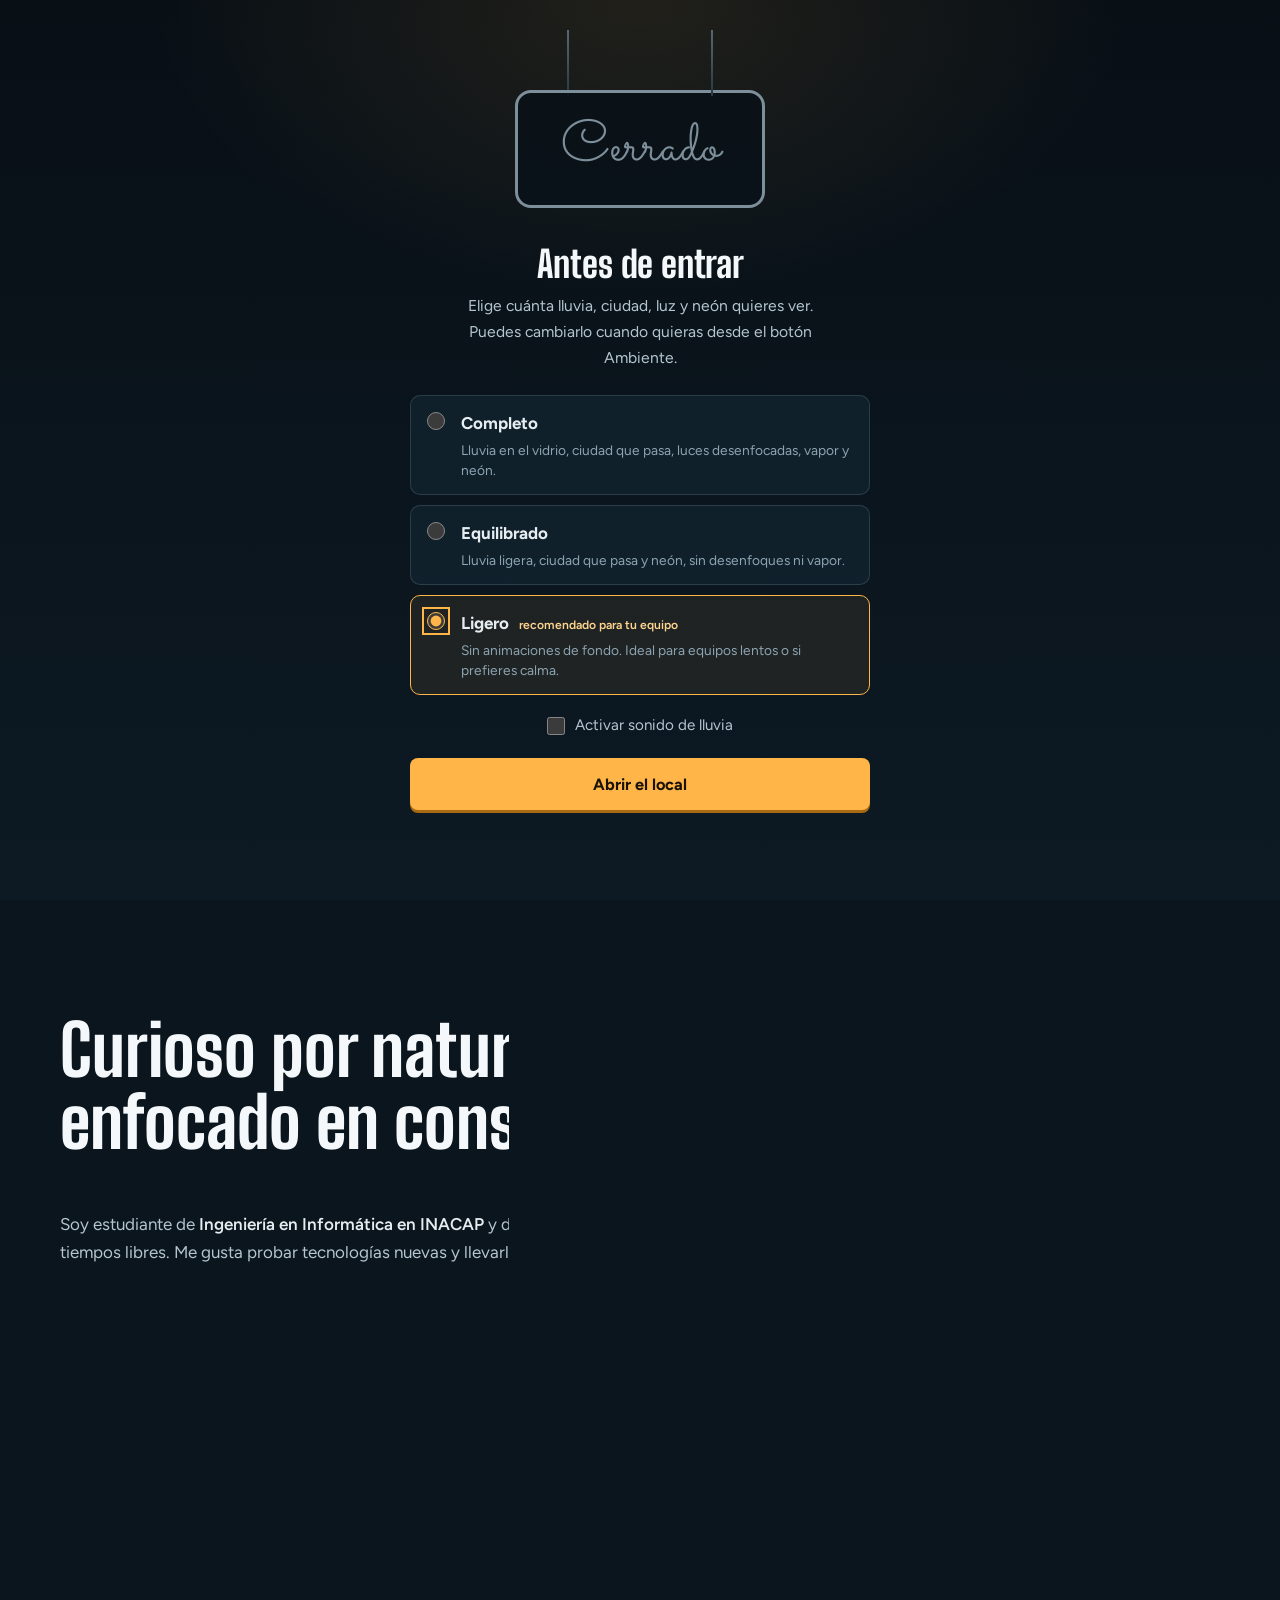
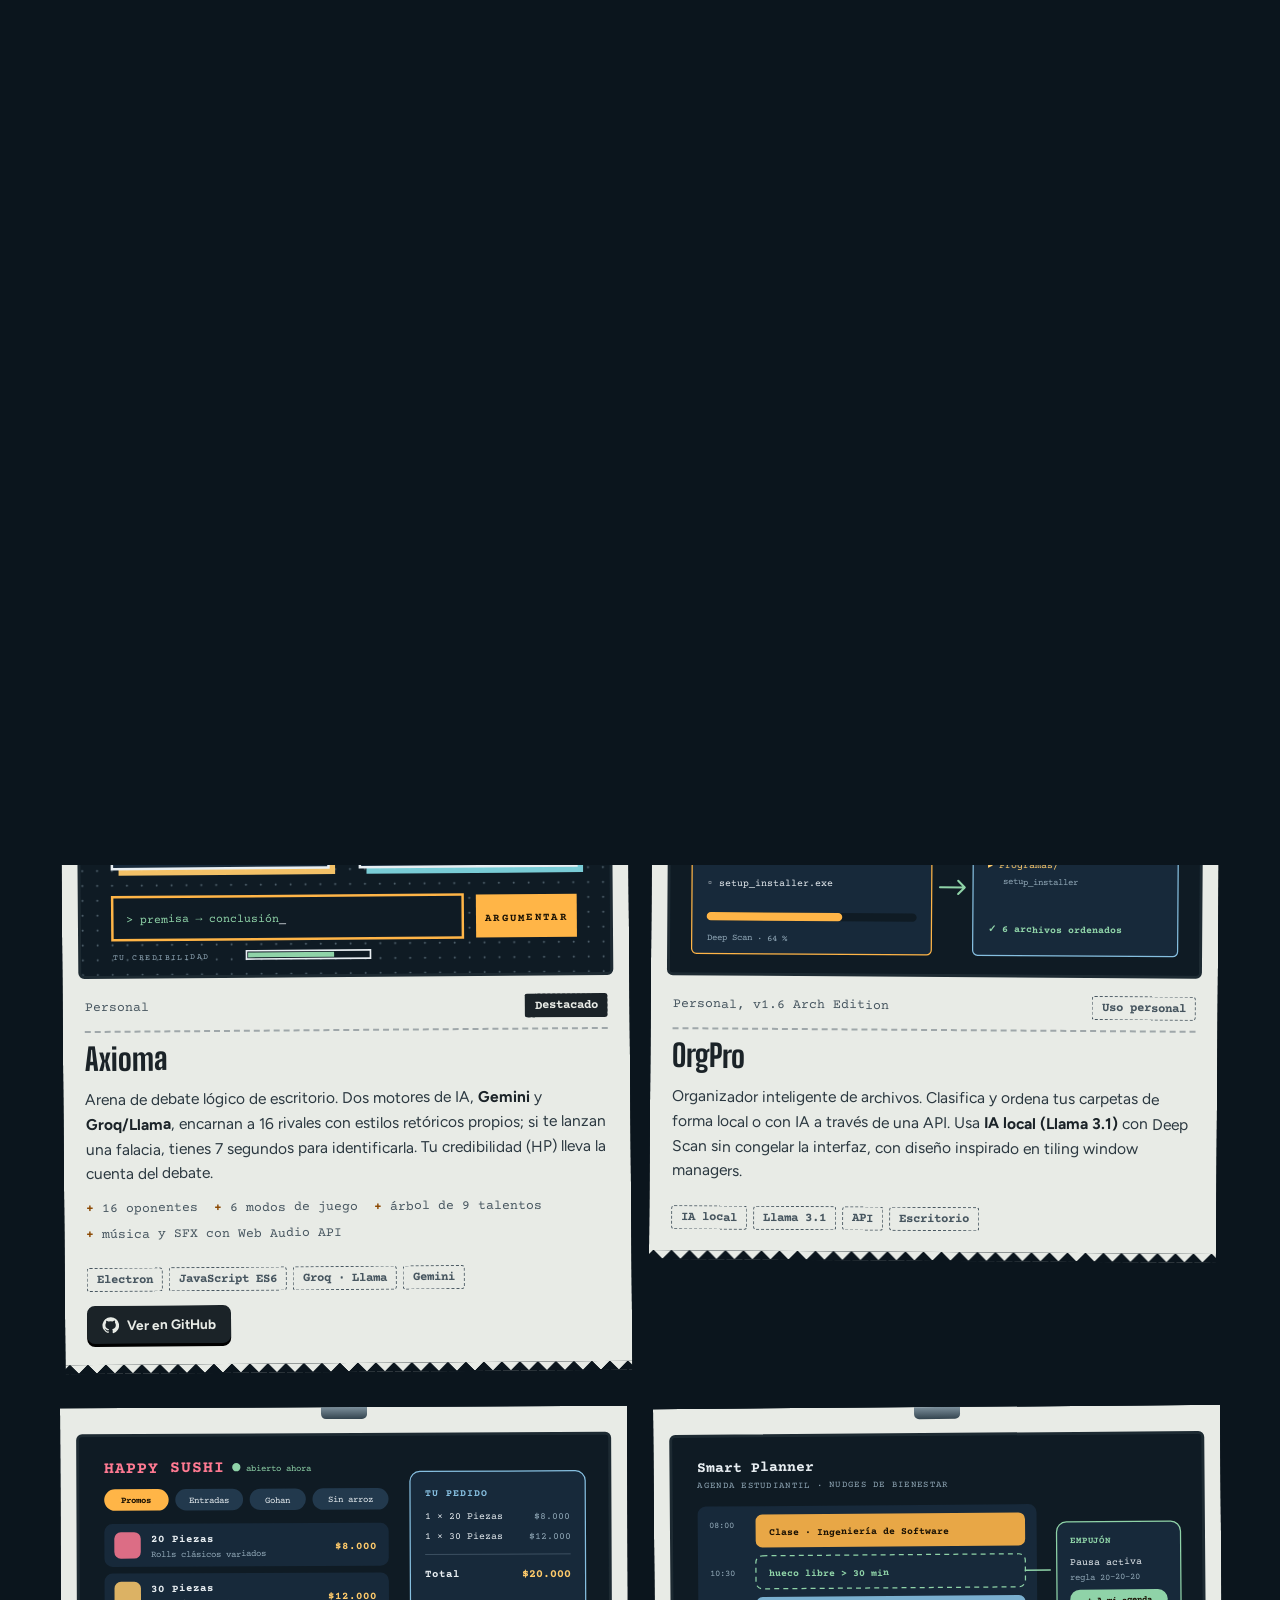
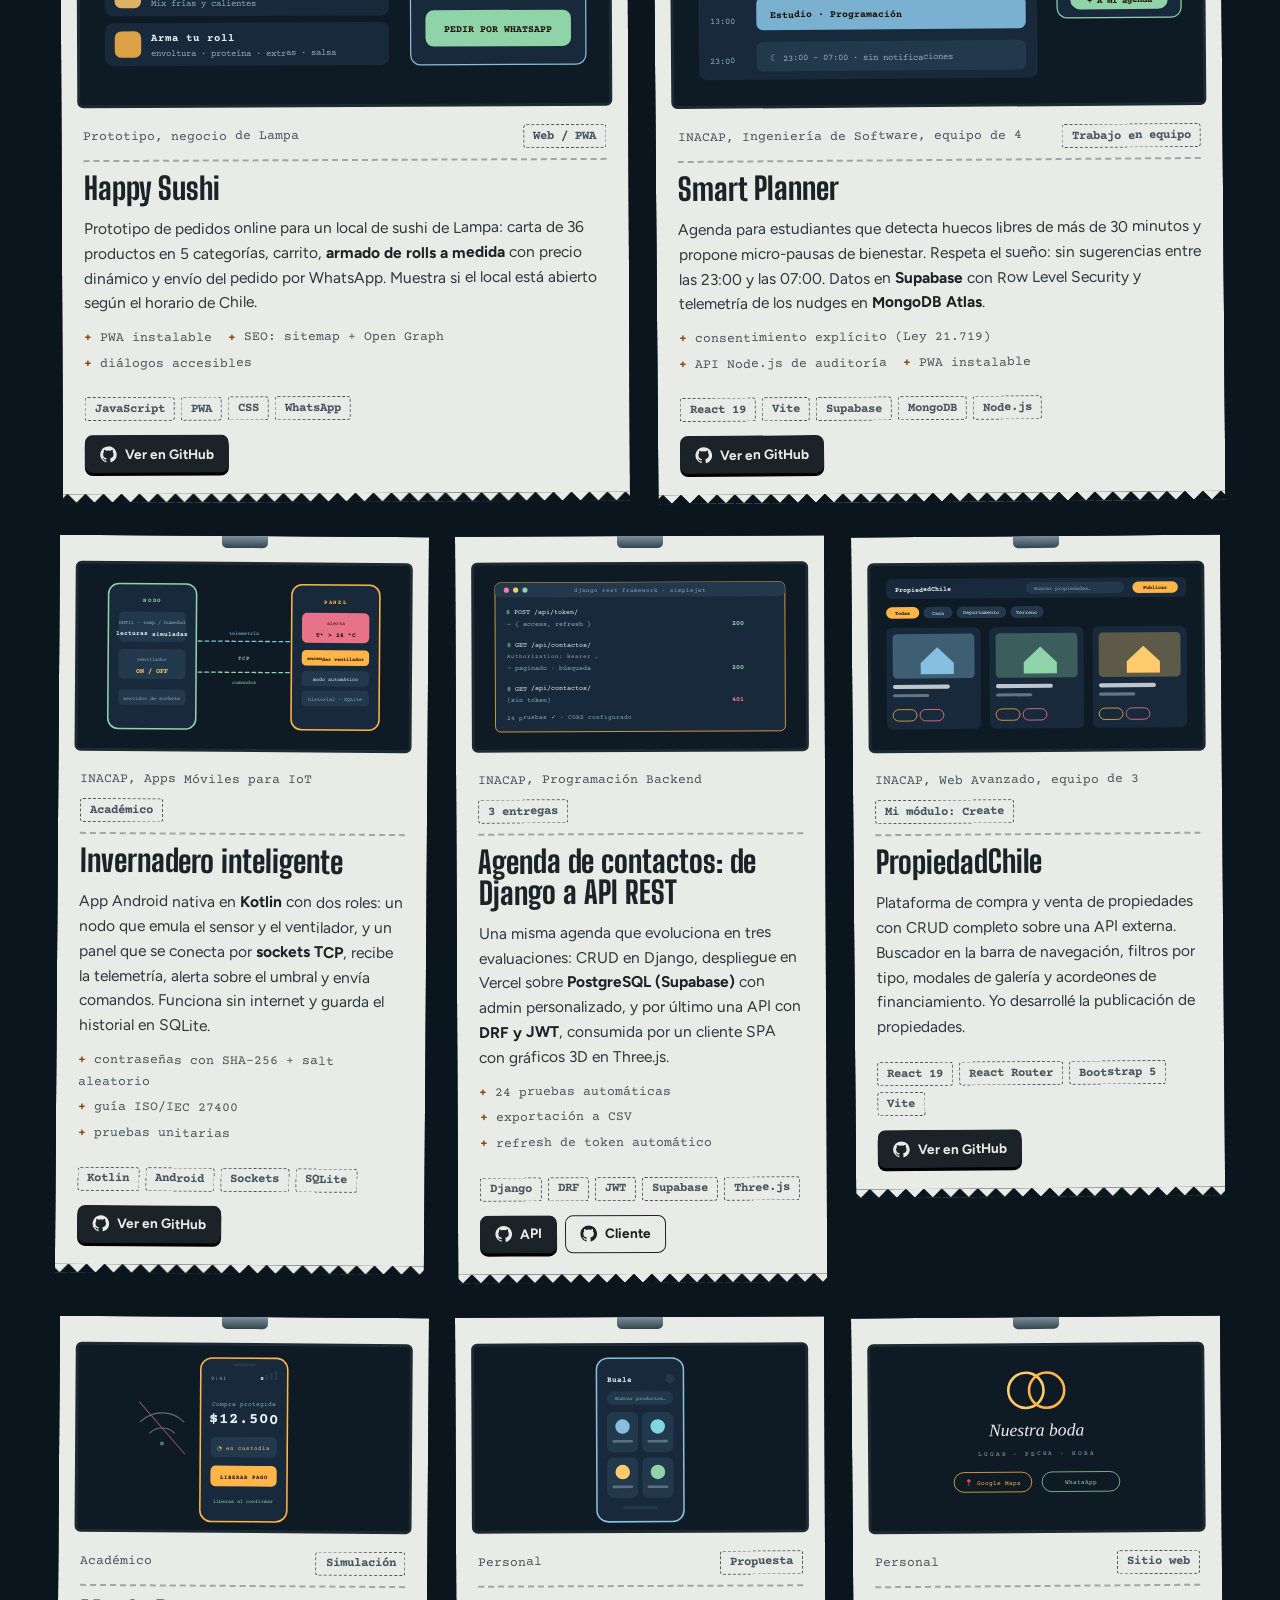
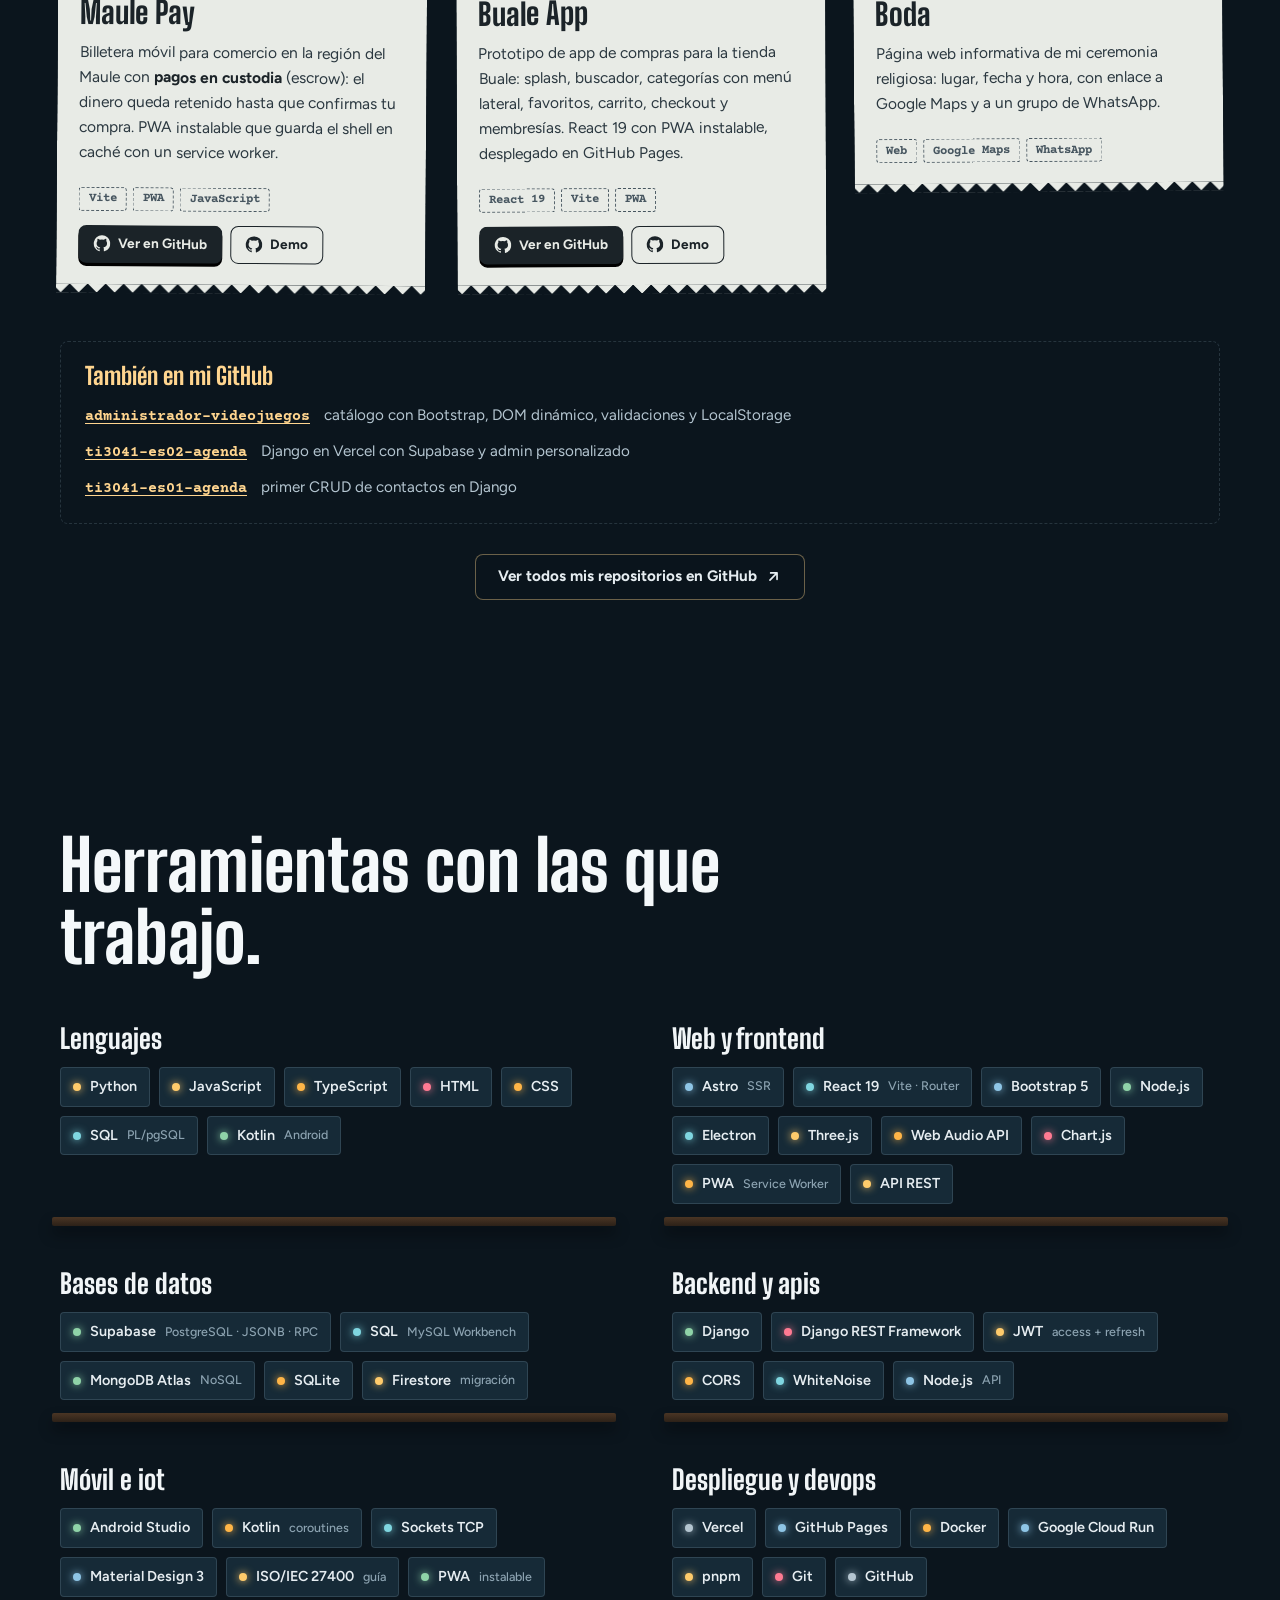
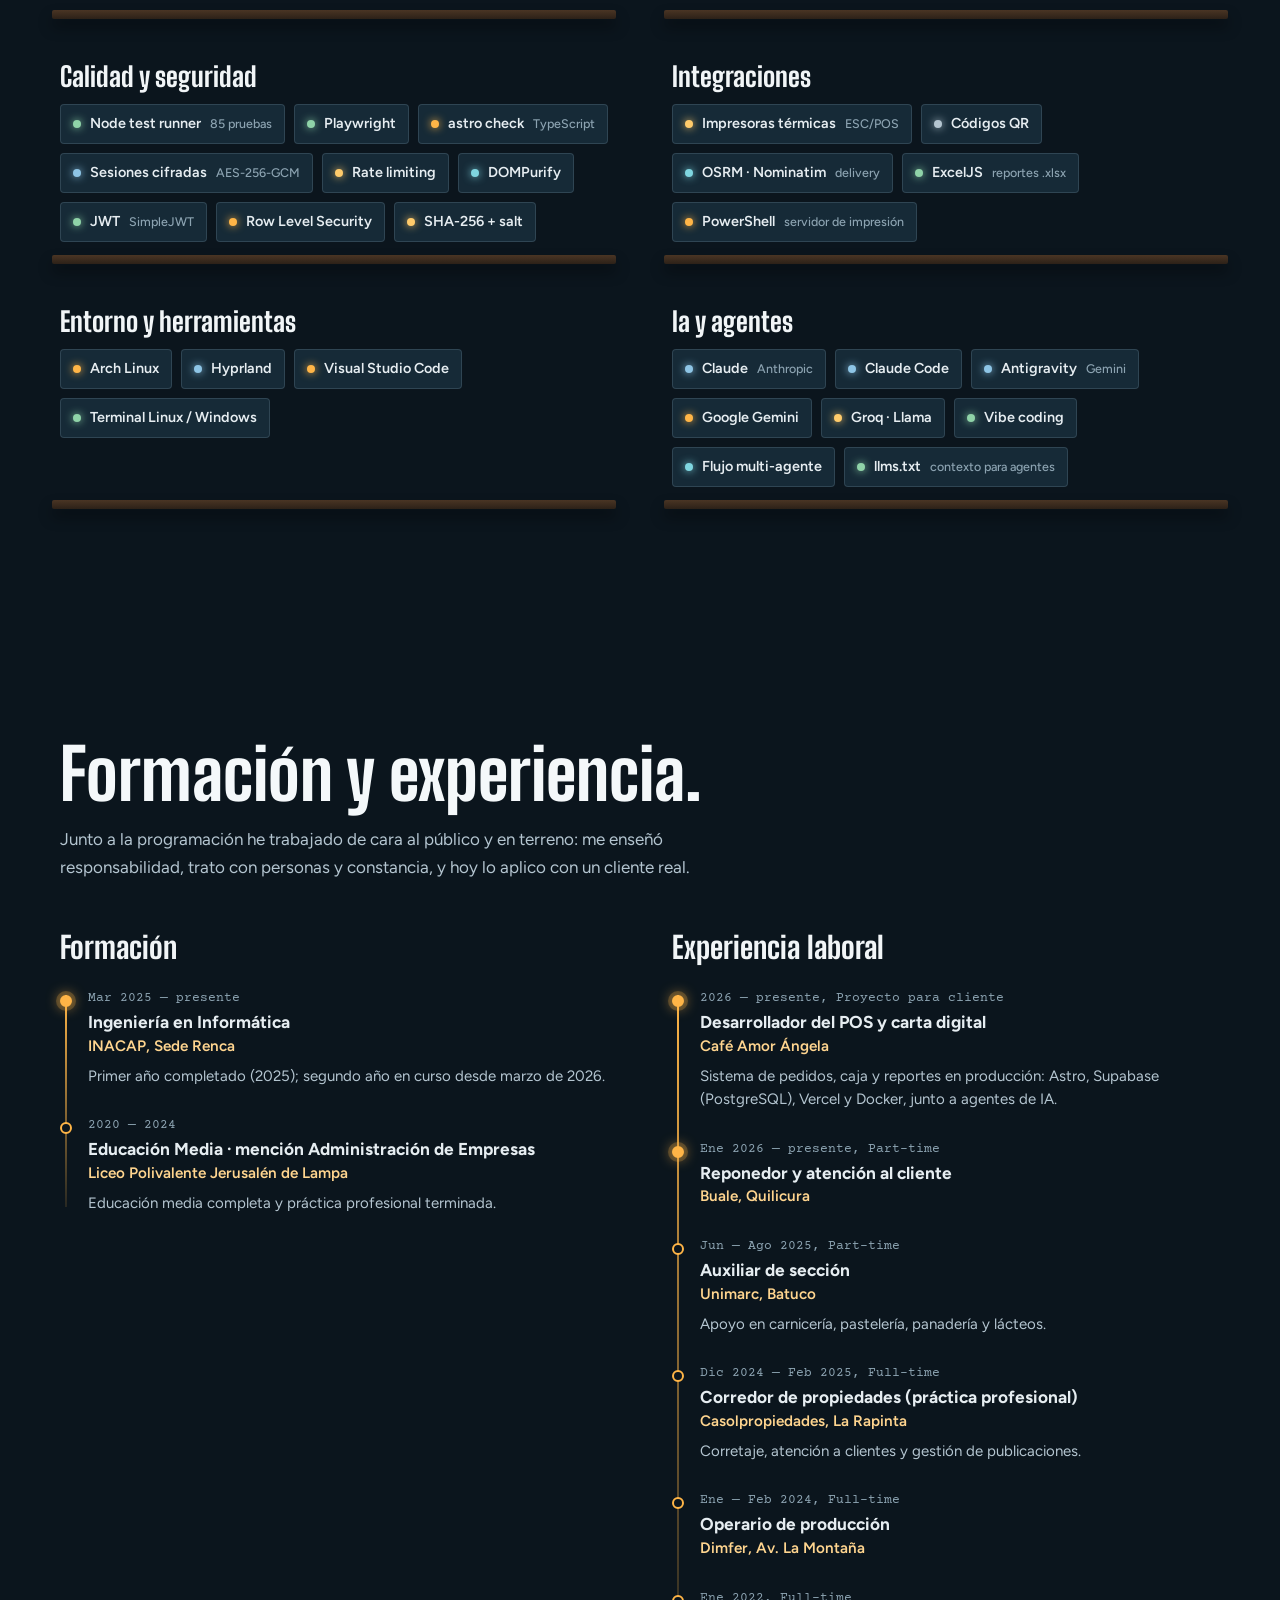
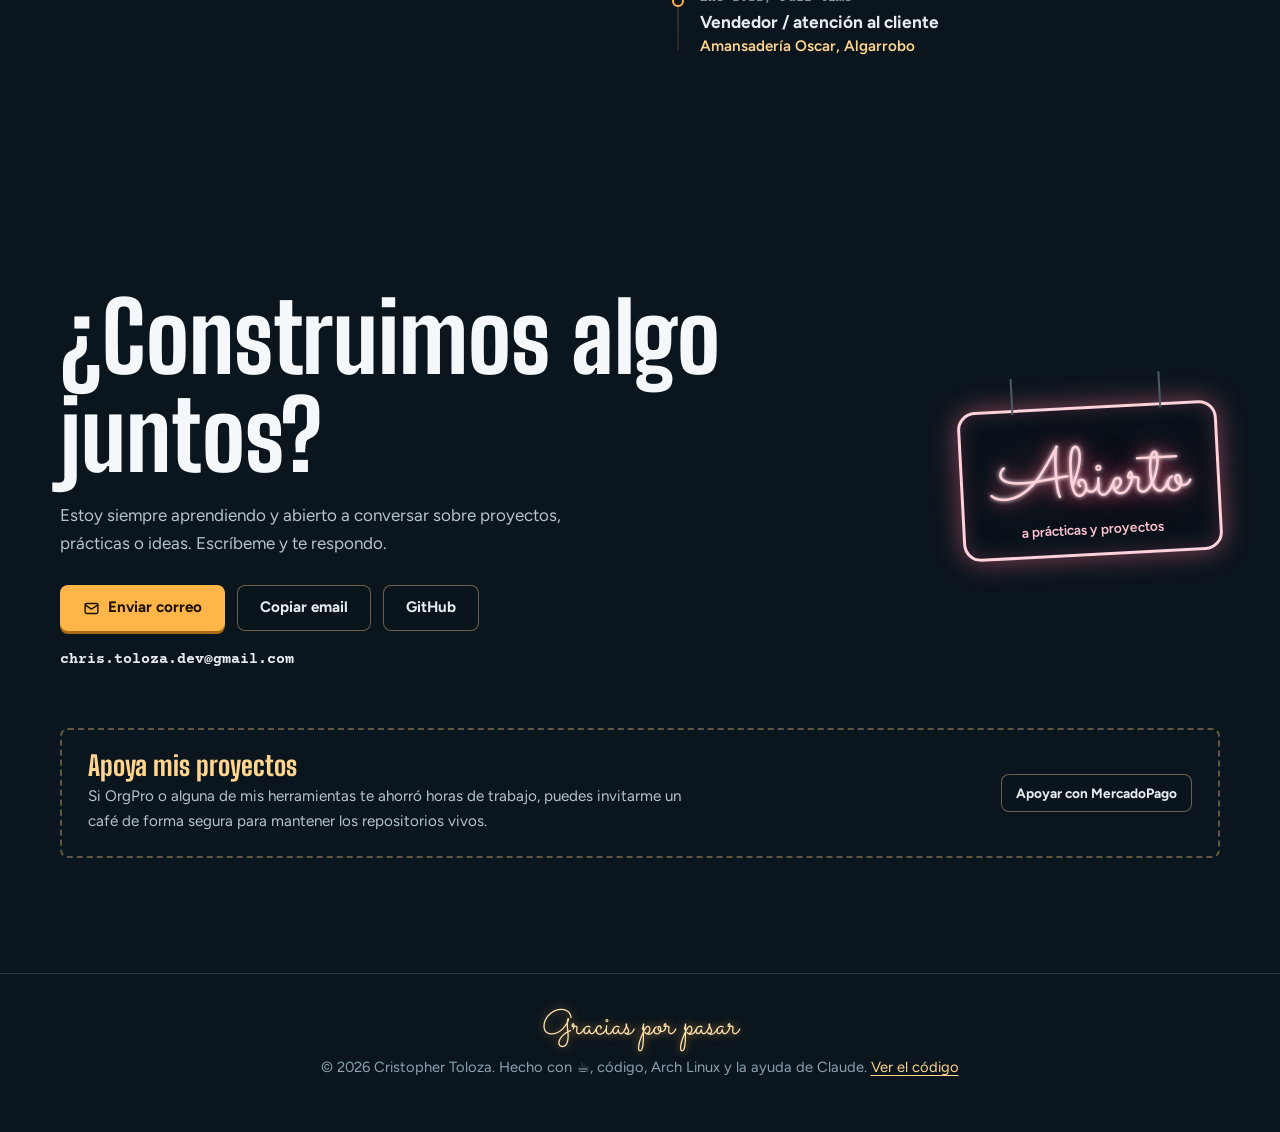
<file: index.html>
<!DOCTYPE html>
<html lang="es">
<head>
  <meta charset="UTF-8">
  <meta name="viewport" content="width=device-width, initial-scale=1">
  <title>Cristopher “Chris” Toloza — Desarrollador · Ingeniería en Informática</title>
  <meta name="description" content="Portafolio de Cristopher “Chris” Toloza, estudiante de Ingeniería en Informática en Chile. Sistemas web, apps de escritorio y móviles con IA y agentes: un POS en producción para un café (Astro + Supabase), una API REST con Django, una app Android IoT, Axioma y más.">
  <meta name="author" content="Cristopher Toloza">
  <link rel="canonical" href="https://itschrispj.github.io/">
  <meta name="theme-color" content="#0b151d">

  <!-- Open Graph / Twitter -->
  <meta property="og:type" content="website">
  <meta property="og:locale" content="es_CL">
  <meta property="og:title" content="Chris Toloza — Desarrollador">
  <meta property="og:description" content="Sistemas con IA y agentes, Astro, Supabase y mucho Linux. Pasa a ver mis proyectos.">
  <meta property="og:url" content="https://itschrispj.github.io/">
  <meta property="og:image" content="https://itschrispj.github.io/assets/og.png">
  <meta property="og:image:width" content="1200">
  <meta property="og:image:height" content="630">
  <meta name="twitter:card" content="summary_large_image">

  <link rel="icon" href="favicon.svg" type="image/svg+xml">
  <link rel="preload" href="assets/fonts/sacramento-latin-400-normal.woff2" as="font" type="font/woff2" crossorigin>
  <link rel="preload" href="assets/fonts/big-shoulders-display-latin-wght-normal.woff2" as="font" type="font/woff2" crossorigin>
  <link rel="preload" href="assets/fonts/figtree-latin-wght-normal.woff2" as="font" type="font/woff2" crossorigin>
  <link rel="stylesheet" href="assets/css/style.css">

  <!-- Marca el estado antes de pintar: sin parpadeos y sin repetir la entrada en la misma sesión -->
  <script>
    (function () {
      var d = document.documentElement;
      d.classList.add("js");
      try { if (sessionStorage.getItem("abierto") === "1") d.classList.add("entered"); } catch (e) {}
    })();
  </script>

  <script type="application/ld+json">
  {
    "@context": "https://schema.org",
    "@type": "Person",
    "name": "Cristopher Ismael Toloza González",
    "alternateName": "Chris Toloza",
    "url": "https://itschrispj.github.io/",
    "sameAs": ["https://github.com/ItsChrisPJ"],
    "knowsAbout": ["Python", "JavaScript", "TypeScript", "Kotlin", "HTML", "CSS", "React", "Django", "Astro", "Node.js", "PostgreSQL", "Supabase", "MongoDB", "Android", "IoT", "Docker", "Vercel", "Inteligencia artificial", "Claude", "Agentes de IA", "Linux"],
    "alumniOf": { "@type": "CollegeOrUniversity", "name": "INACAP" },
    "nationality": "Chile"
  }
  </script>
</head>

<body>
  <a class="skip-link" href="#contenido">Saltar al contenido</a>

  <!-- ===================== ESCENA DE FONDO ===================== -->
  <div class="scene" aria-hidden="true">
    <div class="bokeh">
      <i style="--x:6%;--y:10%;--s:150px;--c:255,181,71;--a:.2;--t:21s;--dl:-4s"></i>
      <i style="--x:22%;--y:34%;--s:90px;--c:255,111,142;--a:.17;--t:17s;--dl:-9s"></i>
      <i style="--x:38%;--y:6%;--s:110px;--c:142,197,230;--a:.14;--t:25s;--dl:-2s"></i>
      <i style="--x:55%;--y:26%;--s:170px;--c:255,181,71;--a:.14;--t:23s;--dl:-12s"></i>
      <i style="--x:71%;--y:8%;--s:100px;--c:255,111,142;--a:.15;--t:19s;--dl:-6s"></i>
      <i style="--x:84%;--y:38%;--s:130px;--c:255,181,71;--a:.17;--t:27s;--dl:-1s"></i>
      <i style="--x:92%;--y:12%;--s:80px;--c:142,197,230;--a:.16;--t:18s;--dl:-10s"></i>
      <i style="--x:46%;--y:52%;--s:70px;--c:255,213,143;--a:.12;--t:22s;--dl:-7s"></i>
    </div>
    <div id="sky" aria-hidden="true"></div>
    <canvas id="city"></canvas>
    <div class="steam"></div>
    <canvas id="rain"></canvas>
  </div>

  <!-- ===================== ENTRADA ===================== -->
  <div class="intro" id="intro" role="dialog" aria-modal="true" aria-labelledby="intro-title">
    <div class="intro-box">
      <div class="door-sign" aria-hidden="true">
        <div class="sign-body">
          <div class="face closed">Cerrado</div>
          <div class="face open">Abierto</div>
        </div>
      </div>
      <h2 id="intro-title">Antes de entrar</h2>
      <p class="lede">Elige cuánta lluvia, ciudad, luz y neón quieres ver. Puedes cambiarlo cuando quieras desde el botón Ambiente.</p>
      <form id="intro-form">
        <fieldset class="mode-list">
          <legend>Ambiente</legend>
          <label class="mode"><input type="radio" name="intro-mode" data-mode="high"><b>Completo <em data-rec="high" hidden>recomendado para tu equipo</em></b><small>Lluvia en el vidrio, ciudad que pasa, luces desenfocadas, vapor y neón.</small></label>
          <label class="mode"><input type="radio" name="intro-mode" data-mode="balanced"><b>Equilibrado <em data-rec="balanced" hidden>recomendado para tu equipo</em></b><small>Lluvia ligera, ciudad que pasa y neón, sin desenfoques ni vapor.</small></label>
          <label class="mode"><input type="radio" name="intro-mode" data-mode="low"><b>Ligero <em data-rec="low" hidden>recomendado para tu equipo</em></b><small>Sin animaciones de fondo. Ideal para equipos lentos o si prefieres calma.</small></label>
        </fieldset>
        <label class="check"><input type="checkbox" data-fx="sound"> Activar sonido de lluvia</label>
        <button class="btn" type="submit">Abrir el local</button>
      </form>
    </div>
  </div>

  <div class="progress" id="progress" aria-hidden="true"></div>

  <!-- ===================== BARRA ===================== -->
  <header class="bar" role="banner">
    <a class="brand" href="#inicio" aria-label="Chris Toloza, ir al inicio">Chris</a>
    <nav class="links" aria-label="Secciones">
      <a href="#inicio" data-sec="inicio" aria-current="true">Inicio</a>
      <a href="#sobre-mi" data-sec="sobre-mi">Sobre mí</a>
      <a href="#proyectos" data-sec="proyectos">Proyectos</a>
      <a href="#stack" data-sec="stack">Stack</a>
      <a href="#trayectoria" data-sec="trayectoria">Trayectoria</a>
      <a href="#contacto" data-sec="contacto">Contacto</a>
    </nav>
    <div class="tools">
      <button class="tool" id="open-ambient" type="button" aria-haspopup="dialog"><span class="t-lbl">Ambiente</span></button>
      <button class="tool" id="sound-btn" type="button" aria-pressed="false" aria-label="Sonido de lluvia"><i aria-hidden="true"></i><span class="t-lbl">Sonido</span></button>
      <span class="clock" aria-label="Hora en Chile"><b id="clock">--:--</b> en Santiago</span>
    </div>
  </header>

  <main id="contenido">

    <!-- ===================== HERO ===================== -->
    <section class="hero" id="inicio" aria-labelledby="hero-title">
      <div class="container hero-inner">
        <div class="hero-copy">
          <h1 id="hero-title" class="neon"><span>Chris</span> <span>Toloza</span></h1>
          <p class="role">Estudiante de Ingeniería en Informática en INACAP</p>
          <p class="lead">
            Creo apps de escritorio, web y móviles aplicando <strong>inteligencia artificial y agentes</strong>, y llevo sistemas a
            producción para <strong>negocios reales</strong>. Me apoyo en el vibe coding para iterar rápido y enfocarme en resolver problemas reales.
          </p>
          <div class="cta">
            <a class="btn" href="#proyectos">Ver proyectos</a>
            <a class="btn ghost" href="#contacto">Contactarme</a>
            <a class="btn ghost" href="https://github.com/ItsChrisPJ" target="_blank" rel="noopener noreferrer">
              <svg viewBox="0 0 24 24" fill="currentColor" aria-hidden="true"><path d="M12 .5a11.5 11.5 0 0 0-3.64 22.41c.58.1.79-.25.79-.56v-2c-3.2.7-3.88-1.37-3.88-1.37-.52-1.33-1.28-1.69-1.28-1.69-1.04-.71.08-.7.08-.7 1.15.08 1.76 1.19 1.76 1.19 1.03 1.76 2.69 1.25 3.35.96.1-.75.4-1.25.73-1.54-2.55-.29-5.24-1.28-5.24-5.69 0-1.26.45-2.28 1.19-3.09-.12-.29-.52-1.46.11-3.05 0 0 .97-.31 3.17 1.18a11 11 0 0 1 5.77 0c2.2-1.49 3.17-1.18 3.17-1.18.63 1.59.23 2.76.11 3.05.74.81 1.19 1.83 1.19 3.09 0 4.42-2.69 5.39-5.25 5.68.41.36.78 1.06.78 2.13v3.16c0 .31.21.67.8.56A11.5 11.5 0 0 0 12 .5z"/></svg>
              GitHub
            </a>
          </div>
        </div>

        <!-- La comanda que sale de la impresora térmica -->
        <div class="printer" role="img" aria-label="Comanda con un resumen: desarrollador en formación, POS y carta digital en producción para un café, API REST con Django y JWT, app Android de IoT, arena de debate contra IAs y Arch Linux con Hyprland. Totales: 11 proyectos construidos, 7 lenguajes en uso, 85 pruebas automáticas en un POS real y 1 cliente real en producción.">
          <div class="slab" aria-hidden="true"><span>Cocina</span><i class="led"></i></div>
          <div class="feed" aria-hidden="true">
            <div class="ticket">
              <p class="t-head">Café Chris</p>
              <p class="t-sub">Comanda 001, mesa portafolio</p>
              <hr>
              <ul class="t-items">
                <li><span class="q">1</span><span>Desarrollador en formación<small>Ingeniería en Informática, INACAP</small></span></li>
                <li><span class="q">1</span><span>POS y carta digital en producción<small>Astro y Supabase, para un café real</small></span></li>
                <li><span class="q">1</span><span>API REST con Django y JWT<small>consumida por un cliente SPA</small></span></li>
                <li><span class="q">1</span><span>App Android de IoT<small>Kotlin y sockets TCP</small></span></li>
                <li><span class="q">1</span><span>Arena de debate contra IAs<small>Axioma, con Gemini y Groq</small></span></li>
                <li><span class="q">1</span><span>Arch Linux con Hyprland<small>todos los días</small></span></li>
              </ul>
              <hr>
              <dl class="t-total">
                <div><dt>Proyectos construidos</dt><dd data-count="11">11</dd></div>
                <div><dt>Lenguajes en uso</dt><dd data-count="7">7</dd></div>
                <div><dt>Pruebas en un POS real</dt><dd data-count="85">85</dd></div>
                <div><dt>Clientes reales</dt><dd data-count="1">1</dd></div>
              </dl>
              <hr>
              <p class="t-foot">Gracias por pasar. Vuelve pronto.</p>
              <div class="barcode"></div>
            </div>
          </div>
        </div>
      </div>
    </section>

    <!-- ===================== SOBRE MÍ ===================== -->
    <section id="sobre-mi" aria-labelledby="about-title">
      <div class="container">
        <div class="section-head">
          <h2 id="about-title">Curioso por naturaleza, enfocado en construir.</h2>
        </div>

        <div class="about-grid">
          <div class="about-text">
            <p>
              Soy estudiante de <strong>Ingeniería en Informática en INACAP</strong> y desarrollador en mis tiempos libres.
              Me gusta probar tecnologías nuevas y llevarlas a proyectos reales, no quedarme en el tutorial.
            </p>
            <p>
              Mi mayor interés está en la <span class="mark">inteligencia artificial y los agentes</span>. Gran parte de mi desarrollo
              se apoya en <strong>vibe coding</strong>: uso agentes de IA para diseñar, prototipar e iterar rápido, y así
              dedicar mi energía a lo que importa, que el proyecto resuelva un problema de verdad.
            </p>
            <p>
              Trabajo a diario en <strong>Arch Linux con Hyprland</strong>, así que me siento cómodo en la terminal y me
              adapto con facilidad a cualquier herramienta o entorno nuevo.
            </p>
            <p>
              Hoy también trabajo con un <strong>cliente real</strong>: construí junto a agentes de IA el sistema de pedidos y caja de
              <span class="mark">Café Amor Ángela</span>, desde la carta con QR hasta la base de datos en PostgreSQL. Ahí aprendí lo que
              significa mantener algo funcionando en producción, con personas que lo usan todos los días.
            </p>
          </div>

          <div class="principles">
            <div class="principle">
              <div class="ico"><svg viewBox="0 0 24 24" fill="none" stroke="currentColor" stroke-width="2" stroke-linecap="round" stroke-linejoin="round" aria-hidden="true"><path d="M9 18h6M10 22h4M12 2a7 7 0 0 0-4 12.7c.6.5 1 1.3 1 2.3h6c0-1 .4-1.8 1-2.3A7 7 0 0 0 12 2z"/></svg></div>
              <div><h3>Curiosidad aplicada</h3><p>Experimento con tecnologías nuevas y las aplico directamente en mis proyectos.</p></div>
            </div>
            <div class="principle">
              <div class="ico"><svg viewBox="0 0 24 24" fill="none" stroke="currentColor" stroke-width="2" stroke-linecap="round" stroke-linejoin="round" aria-hidden="true"><rect x="4" y="7" width="16" height="12" rx="3"/><path d="M12 7V3M8 13h.01M16 13h.01M9 17h6"/></svg></div>
              <div><h3>IA y agentes</h3><p>Claude (Anthropic), Antigravity, Gemini y Groq/Llama como copilotos para prototipar e iterar más rápido.</p></div>
            </div>
            <div class="principle">
              <div class="ico"><svg viewBox="0 0 24 24" fill="none" stroke="currentColor" stroke-width="2" stroke-linecap="round" stroke-linejoin="round" aria-hidden="true"><circle cx="12" cy="12" r="9"/><circle cx="12" cy="12" r="4"/><path d="M12 3v3M12 18v3M3 12h3M18 12h3"/></svg></div>
              <div><h3>Orden y enfoque</h3><p>Ordenado y proactivo: me gusta mantener el sistema limpio y terminar lo que empiezo.</p></div>
            </div>
            <div class="principle">
              <div class="ico"><svg viewBox="0 0 24 24" fill="none" stroke="currentColor" stroke-width="2" stroke-linecap="round" stroke-linejoin="round" aria-hidden="true"><path d="M12 3l8 3v6c0 5-3.5 8-8 9-4.5-1-8-4-8-9V6z"/><path d="M9 12l2 2 4-4"/></svg></div>
              <div><h3>Pienso en lo que puede fallar</h3><p>Antes de construir listo los riesgos: concurrencia, cortes de red, pedidos duplicados y datos inconsistentes.</p></div>
            </div>
          </div>
        </div>

        <figure class="reel" id="reel">
          <video id="reel-video" controls muted playsinline preload="none" poster="assets/media/showreel-poster.jpg" aria-label="Presentación de 20 segundos: Chris Toloza y cuatro de sus proyectos">
            <source src="assets/media/showreel.mp4" type="video/mp4" />
          </video>
          <figcaption>Presentación de 20 segundos, hecha con HTML y renderizada con HyperFrames.</figcaption>
        </figure>
      </div>
    </section>

    <!-- ===================== PROYECTOS ===================== -->
    <section id="proyectos" aria-labelledby="projects-title">
      <div class="container">
        <div class="section-head">
          <h2 id="projects-title">Lo que he construido.</h2>
          <p>Desde un sistema de pedidos y caja en producción para un café hasta una app Android de IoT, una API REST con JWT y un debate contra IAs rivales.</p>
        </div>

        <div class="filters" role="group" aria-label="Filtrar proyectos">
          <button class="chip" type="button" data-filter="all" aria-pressed="true">Todos</button>
          <button class="chip" type="button" data-filter="cliente" aria-pressed="false">Cliente real</button>
          <button class="chip" type="button" data-filter="ia" aria-pressed="false">IA</button>
          <button class="chip" type="button" data-filter="escritorio" aria-pressed="false">Escritorio</button>
          <button class="chip" type="button" data-filter="web" aria-pressed="false">Web</button>
          <button class="chip" type="button" data-filter="backend" aria-pressed="false">Backend</button>
          <button class="chip" type="button" data-filter="movil" aria-pressed="false">Móvil</button>
          <button class="chip" type="button" data-filter="iot" aria-pressed="false">IoT</button>
        </div>

        <div class="rail" aria-hidden="true"></div>

        <div class="projects" id="project-grid">

          <!-- ============ CAFÉ AMOR ÁNGELA (cliente real) ============ -->
          <article class="project flagship" data-cat="cliente web">
            <div class="shot">
              <svg viewBox="0 0 1100 360" preserveAspectRatio="xMidYMid slice" role="img" aria-label="Diagrama del flujo de un pedido: QR en la mesa, Astro SSR y API, Supabase PostgreSQL, y cocina con impresora térmica y reportes">
                <rect width="1100" height="360" class="f-bg"/>
                <g class="mono">
                  <text x="60" y="64" font-size="13" class="f-g" style="letter-spacing:.2em">FLUJO DE UN PEDIDO</text>
                  <text x="60" y="88" font-size="11" class="f-m">de la mesa a la cocina, en tiempo casi real</text>

                  <!-- Nodo 1: QR -->
                  <rect x="60" y="130" width="220" height="108" rx="12" class="f-s" stroke-width="1.5" style="stroke:var(--accent)"/>
                  <rect x="96" y="170" width="52" height="52" rx="4" class="f-s2"/>
                  <rect x="104" y="178" width="12" height="12" class="f-t"/><rect x="106.4" y="180.4" width="7.2" height="7.2" class="f-s"/><rect x="108" y="182" width="4" height="4" class="f-t"/><rect x="128" y="178" width="12" height="12" class="f-t"/><rect x="130.4" y="180.4" width="7.2" height="7.2" class="f-s"/><rect x="132" y="182" width="4" height="4" class="f-t"/><rect x="104" y="202" width="12" height="12" class="f-t"/><rect x="106.4" y="204.4" width="7.2" height="7.2" class="f-s"/><rect x="108" y="206" width="4" height="4" class="f-t"/><rect x="104" y="190" width="4" height="4" class="f-t"/><rect x="104" y="194" width="4" height="4" class="f-t"/><rect x="108" y="190" width="4" height="4" class="f-t"/><rect x="108" y="198" width="4" height="4" class="f-t"/><rect x="112" y="190" width="4" height="4" class="f-t"/><rect x="112" y="198" width="4" height="4" class="f-t"/><rect x="116" y="178" width="4" height="4" class="f-t"/><rect x="116" y="182" width="4" height="4" class="f-t"/><rect x="116" y="186" width="4" height="4" class="f-t"/><rect x="116" y="190" width="4" height="4" class="f-t"/><rect x="116" y="198" width="4" height="4" class="f-t"/><rect x="116" y="202" width="4" height="4" class="f-t"/><rect x="120" y="182" width="4" height="4" class="f-t"/><rect x="120" y="190" width="4" height="4" class="f-t"/><rect x="120" y="198" width="4" height="4" class="f-t"/><rect x="120" y="202" width="4" height="4" class="f-t"/><rect x="120" y="206" width="4" height="4" class="f-t"/><rect x="120" y="210" width="4" height="4" class="f-t"/><rect x="124" y="182" width="4" height="4" class="f-t"/><rect x="124" y="194" width="4" height="4" class="f-t"/><rect x="124" y="202" width="4" height="4" class="f-t"/><rect x="124" y="206" width="4" height="4" class="f-t"/><rect x="124" y="210" width="4" height="4" class="f-t"/><rect x="128" y="194" width="4" height="4" class="f-t"/><rect x="128" y="198" width="4" height="4" class="f-t"/><rect x="128" y="206" width="4" height="4" class="f-t"/><rect x="128" y="210" width="4" height="4" class="f-t"/><rect x="132" y="198" width="4" height="4" class="f-t"/><rect x="136" y="194" width="4" height="4" class="f-t"/><rect x="136" y="202" width="4" height="4" class="f-t"/><rect x="136" y="206" width="4" height="4" class="f-t"/>
                  <text x="162" y="184" font-size="14" font-weight="800" class="f-t">QR en la mesa</text>
                  <text x="162" y="204" font-size="10.5" class="f-m">carta pública</text>
                  <text x="162" y="220" font-size="10.5" class="f-m">pedido web</text>

                  <!-- Nodo 2: Astro -->
                  <rect x="340" y="130" width="220" height="108" rx="12" class="f-s" stroke-width="1.5" style="stroke:var(--accent-2)"/>
                  <text x="364" y="170" font-size="15" font-weight="800" class="f-b">Astro SSR + API</text>
                  <text x="364" y="194" font-size="10.5" class="f-m">roles · validación de origen</text>
                  <text x="364" y="210" font-size="10.5" class="f-m">sesiones cifradas · caché</text>
                  <text x="364" y="226" font-size="10.5" class="f-m">Node.js · TypeScript</text>

                  <!-- Nodo 3: Supabase -->
                  <rect x="620" y="130" width="220" height="108" rx="12" class="f-s" stroke-width="1.5" style="stroke:var(--green)"/>
                  <ellipse cx="660" cy="162" rx="20" ry="7" class="f-g"/>
                  <path d="M640 162v32c0 4 9 7 20 7s20-3 20-7v-32" fill="none" class="s-g" stroke-width="2.5"/>
                  <path d="M640 178c0 4 9 7 20 7s20-3 20-7" fill="none" class="s-g" stroke-width="2"/>
                  <text x="696" y="172" font-size="15" font-weight="800" class="f-g">Supabase</text>
                  <text x="696" y="192" font-size="10.5" class="f-m">PostgreSQL</text>
                  <text x="640" y="222" font-size="10.5" class="f-m">commit atómico (RPC) · JSONB</text>

                  <!-- Nodo 4: Cocina -->
                  <rect x="900" y="130" width="160" height="108" rx="12" class="f-s" stroke-width="1.5" style="stroke:var(--yellow)"/>
                  <text x="920" y="170" font-size="15" font-weight="800" class="f-y">Cocina y caja</text>
                  <text x="920" y="194" font-size="10.5" class="f-m">comanda térmica</text>
                  <text x="920" y="210" font-size="10.5" class="f-m">cuadre · reportes</text>
                  <text x="920" y="226" font-size="10.5" class="f-m">exporta a Excel</text>

                  <!-- Flechas -->
                  <g fill="none" stroke-width="2.5" stroke-linecap="round" stroke-linejoin="round" class="s-m">
                    <path d="M286 184h46M324 176l8 8-8 8"/>
                    <path d="M566 184h46M604 176l8 8-8 8"/>
                    <path d="M846 184h46M884 176l8 8-8 8"/>
                  </g>

                  <!-- Pastillas de pantallas -->
                  <g font-size="11" font-weight="700">
                    <rect x="60" y="272" width="64" height="26" rx="13" class="f-s2"/><text x="92" y="289" text-anchor="middle" class="f-t">POS</text>
                    <rect x="132" y="272" width="76" height="26" rx="13" class="f-s2"/><text x="170" y="289" text-anchor="middle" class="f-t">Garzón</text>
                    <rect x="216" y="272" width="76" height="26" rx="13" class="f-s2"/><text x="254" y="289" text-anchor="middle" class="f-t">Cocina</text>
                    <rect x="300" y="272" width="72" height="26" rx="13" class="f-s2"/><text x="336" y="289" text-anchor="middle" class="f-t">Admin</text>
                  </g>
                  <!-- Comanda -->
                  <rect x="660" y="262" width="400" height="44" rx="6" fill="none" class="s-y" stroke-width="1.5" stroke-dasharray="5 4"/>
                  <text x="860" y="289" font-size="12.5" font-weight="800" text-anchor="middle" class="f-y" style="letter-spacing:.08em">MESA 4 · CON TODOS LOS INGREDIENTES</text>
                </g>
              </svg>
            </div>
            <div class="p-body">
              <div class="p-meta"><span>Cliente real, en producción</span><span class="tag ok">Café Amor Ángela</span></div>
              <h3>POS y carta digital para un café</h3>
              <div class="p-split">
                <div class="p-main">
                  <p>Sistema completo para un café real: carta digital con QR por mesa, pedidos web con aprobación, punto de venta, vistas de garzón y cocina, caja con turnos y cuadre, reportes por mes calendario y exportación a Excel. Construido junto a agentes de IA y operado todos los días por el equipo del local.</p>
                  <div class="p-facts"><span>7 pantallas según rol</span><span>85 pruebas automáticas</span><span>impresión de comandas térmicas</span></div>
                  <div class="tags">
                    <span class="tag hot">Astro SSR</span><span class="tag hot">Supabase · PostgreSQL</span><span class="tag">Node.js</span><span class="tag">TypeScript</span>
                    <span class="tag">Vercel</span><span class="tag">Docker · Cloud Run</span><span class="tag">Chart.js</span><span class="tag">ExcelJS</span><span class="tag">Playwright</span><span class="tag">PWA</span>
                  </div>
                </div>
                <div class="p-learned">
                  <h4>Lo que aprendí</h4>
                  <ul>
                    <li><b>De Firestore a PostgreSQL.</b> Migré los datos a Supabase detrás de una misma interfaz (patrón Store/Adapter), sin rehacer el resto del sistema.</li>
                    <li><b>Concurrencia.</b> Escrituras atómicas con una función RPC en PL/pgSQL, bloqueos consultivos y control optimista por revisión.</li>
                    <li><b>Rendimiento y costos.</b> Caché en servidor con invalidación al escribir y consultas adaptativas para cuidar la cuota de CPU en Vercel.</li>
                    <li><b>Seguridad.</b> Cero credenciales en el navegador, sesiones cifradas (AES-256-GCM) en cookies HttpOnly, roles y validación de origen.</li>
                    <li><b>Mundo real.</b> Impresión ESC/POS en Windows y Linux, QR físicos que no se rompen al cambiar de hosting y reportes por mes pedidos por la dueña.</li>
                    <li><b>Calidad y equipo de agentes.</b> Verificación obligatoria (tipos + pruebas) antes de cada entrega y documentos de reglas, plan y estado para coordinar varios agentes de IA.</li>
                  </ul>
                </div>
              </div>
            </div>
          </article>

          <!-- ============ AXIOMA ============ -->
          <article class="project feature" data-cat="ia escritorio">
            <div class="shot">
              <svg viewBox="0 0 640 330" preserveAspectRatio="xMidYMid slice" role="img" aria-label="Ilustración de Axioma: dos jefes con barras de vida y un campo para escribir argumentos">
                <defs><pattern id="dots" width="18" height="18" patternUnits="userSpaceOnUse"><circle cx="2" cy="2" r="1.2" class="f-m" opacity=".5"/></pattern></defs>
                <rect width="640" height="330" class="f-bg"/>
                <rect width="640" height="330" fill="url(#dots)"/>
                <g class="mono">
                  <text x="34" y="62" font-size="38" font-weight="800" class="f-y" style="letter-spacing:.14em">AXIOMA</text>
                  <text x="36" y="84" font-size="11" class="f-m" style="letter-spacing:.2em">DEBATE · LÓGICA · CREDIBILIDAD</text>

                  <!-- Jefe 1 -->
                  <rect x="46" y="110" width="262" height="96" class="f-y" opacity=".95"/>
                  <rect x="38" y="102" width="262" height="96" class="f-s" stroke-width="3" style="stroke:var(--text)"/>
                  <text x="54" y="128" font-size="11" class="f-m" style="letter-spacing:.15em">RIVAL 01 · GROQ / LLAMA</text>
                  <text x="54" y="156" font-size="20" font-weight="800" class="f-t">RIVAL IA</text>
                  <rect x="54" y="170" width="230" height="12" class="f-bg" stroke-width="2" style="stroke:var(--text)"/>
                  <rect x="56" y="172" width="150" height="8" class="f-r"/>

                  <!-- Jefe 2 -->
                  <rect x="346" y="110" width="262" height="96" class="f-c" opacity=".95"/>
                  <rect x="338" y="102" width="262" height="96" class="f-s" stroke-width="3" style="stroke:var(--text)"/>
                  <text x="354" y="128" font-size="11" class="f-m" style="letter-spacing:.15em">RIVAL 02 · GEMINI</text>
                  <text x="354" y="156" font-size="20" font-weight="800" class="f-t">RIVAL IA</text>
                  <rect x="354" y="170" width="230" height="12" class="f-bg" stroke-width="2" style="stroke:var(--text)"/>
                  <rect x="356" y="172" width="96" height="8" class="f-r"/>

                  <!-- Entrada de argumento -->
                  <rect x="38" y="232" width="424" height="52" class="f-bg" stroke-width="3" style="stroke:var(--accent)"/>
                  <text x="54" y="263" font-size="14" class="f-g">&gt; premisa → conclusión<tspan class="f-t">_</tspan></text>
                  <rect x="478" y="232" width="122" height="52" class="f-a"/>
                  <text x="539" y="264" font-size="13" font-weight="800" text-anchor="middle" class="f-onacc" style="letter-spacing:.12em">ARGUMENTAR</text>

                  <text x="38" y="308" font-size="10" class="f-m" style="letter-spacing:.18em">TU CREDIBILIDAD</text>
                  <rect x="200" y="298" width="150" height="10" class="f-bg" stroke-width="2" style="stroke:var(--text)"/>
                  <rect x="202" y="300" width="104" height="6" class="f-g"/>
                </g>
              </svg>
            </div>
            <div class="p-body">
              <div class="p-meta"><span>Personal</span><span class="tag hot">Destacado</span></div>
              <h3><a href="https://github.com/ItsChrisPJ/AXIOMA" target="_blank" rel="noopener noreferrer">Axioma</a></h3>
              <p>Arena de debate lógico de escritorio. Dos motores de IA, <strong>Gemini</strong> y <strong>Groq/Llama</strong>, encarnan a 16 rivales con estilos retóricos propios; si te lanzan una falacia, tienes 7 segundos para identificarla. Tu credibilidad (HP) lleva la cuenta del debate.</p>
              <div class="p-facts"><span>16 oponentes</span><span>6 modos de juego</span><span>árbol de 9 talentos</span><span>música y SFX con Web Audio API</span></div>
              <div class="p-foot">
                <div class="tags"><span class="tag">Electron</span><span class="tag">JavaScript ES6</span><span class="tag">Groq · Llama</span><span class="tag">Gemini</span></div>
                <div><a class="btn small" href="https://github.com/ItsChrisPJ/AXIOMA" target="_blank" rel="noopener noreferrer"><svg viewBox="0 0 24 24" fill="currentColor" aria-hidden="true"><path d="M12 .5a11.5 11.5 0 0 0-3.64 22.41c.58.1.79-.25.79-.56v-2c-3.2.7-3.88-1.37-3.88-1.37-.52-1.33-1.28-1.69-1.28-1.69-1.04-.71.08-.7.08-.7 1.15.08 1.76 1.19 1.76 1.19 1.03 1.76 2.69 1.25 3.35.96.1-.75.4-1.25.73-1.54-2.55-.29-5.24-1.28-5.24-5.69 0-1.26.45-2.28 1.19-3.09-.12-.29-.52-1.46.11-3.05 0 0 .97-.31 3.17 1.18a11 11 0 0 1 5.77 0c2.2-1.49 3.17-1.18 3.17-1.18.63 1.59.23 2.76.11 3.05.74.81 1.19 1.83 1.19 3.09 0 4.42-2.69 5.39-5.25 5.68.41.36.78 1.06.78 2.13v3.16c0 .31.21.67.8.56A11.5 11.5 0 0 0 12 .5z"/></svg> Ver en GitHub</a></div>
              </div>
            </div>
          </article>

          <!-- ============ ORGPRO ============ -->
          <article class="project feature" data-cat="ia escritorio">
            <div class="shot">
              <svg viewBox="0 0 640 330" preserveAspectRatio="xMidYMid slice" role="img" aria-label="Ilustración de OrgPro: archivos desordenados que se ordenan en carpetas">
                <rect width="640" height="330" class="f-bg"/>
                <g class="mono" font-size="12">
                  <!-- Ventana izquierda -->
                  <rect x="26" y="26" width="290" height="278" rx="6" class="f-s" stroke-width="1.5" style="stroke:var(--accent)"/>
                  <rect x="26" y="26" width="290" height="26" rx="6" class="f-s2"/>
                  <text x="42" y="44" class="f-a" font-weight="700" font-size="11" style="letter-spacing:.1em">~/DESCARGAS</text>
                  <g class="f-t">
                    <text x="44" y="82">▫ foto_final_FINAL(2).jpg</text>
                    <text x="44" y="110">▫ factura_octubre.pdf</text>
                    <text x="44" y="138">▫ tesis_v3.docx</text>
                    <text x="44" y="166">▫ captura_0412.png</text>
                    <text x="44" y="194">▫ planilla.xlsx</text>
                    <text x="44" y="222">▫ setup_installer.exe</text>
                  </g>
                  <rect x="44" y="254" width="254" height="10" rx="5" class="f-bg"/>
                  <rect x="44" y="254" width="164" height="10" rx="5" class="f-a"/>
                  <text x="44" y="288" class="f-m" font-size="11">Deep Scan · 64 %</text>

                  <!-- Flechas -->
                  <g class="s-g" fill="none" stroke-width="2.5" stroke-linecap="round" stroke-linejoin="round">
                    <path d="M326 110h30M348 102l8 8-8 8"/>
                    <path d="M326 166h30M348 158l8 8-8 8"/>
                    <path d="M326 222h30M348 214l8 8-8 8"/>
                  </g>

                  <!-- Ventana derecha -->
                  <rect x="366" y="26" width="248" height="278" rx="6" class="f-s" stroke-width="1.5" style="stroke:var(--accent-2)"/>
                  <rect x="366" y="26" width="248" height="26" rx="6" class="f-s2"/>
                  <text x="382" y="44" class="f-b" font-weight="700" font-size="11" style="letter-spacing:.1em">~/ORDENADO</text>
                  <g>
                    <text x="384" y="82" class="f-y">▸ Imágenes/</text>
                    <text x="402" y="102" class="f-m" font-size="11">foto_final · captura</text>
                    <text x="384" y="140" class="f-y">▸ Documentos/</text>
                    <text x="402" y="160" class="f-m" font-size="11">factura · tesis · planilla</text>
                    <text x="384" y="198" class="f-y">▸ Programas/</text>
                    <text x="402" y="218" class="f-m" font-size="11">setup_installer</text>
                    <text x="384" y="276" class="f-g" font-weight="700">✓ 6 archivos ordenados</text>
                  </g>
                </g>
              </svg>
            </div>
            <div class="p-body">
              <div class="p-meta"><span>Personal, v1.6 Arch Edition</span><span class="tag">Uso personal</span></div>
              <h3>OrgPro</h3>
              <p>Organizador inteligente de archivos. Clasifica y ordena tus carpetas de forma local o con IA a través de una API. Usa <strong>IA local (Llama 3.1)</strong> con Deep Scan sin congelar la interfaz, con diseño inspirado en tiling window managers.</p>
              <div class="p-foot">
                <div class="tags"><span class="tag">IA local</span><span class="tag">Llama 3.1</span><span class="tag">API</span><span class="tag">Escritorio</span></div>
              </div>
            </div>
          </article>


          <!-- ============ HAPPY SUSHI ============ -->
          <article class="project feature" data-cat="web movil">
            <div class="shot">
              <svg viewBox="0 0 640 330" preserveAspectRatio="xMidYMid slice" role="img" aria-label="Ilustración de Happy Sushi: categorías de la carta, productos con precio y un carrito con botón para pedir por WhatsApp">
                <rect width="640" height="330" class="f-bg"/>
                <g class="mono">
                  <text x="30" y="46" font-size="20" font-weight="800" class="f-r" style="letter-spacing:.06em">HAPPY SUSHI</text>
                  <circle cx="190" cy="40" r="5" class="f-g"/><text x="202" y="45" font-size="11" class="f-g">abierto ahora</text>
                  <!-- categorías -->
                  <g font-size="11">
                    <rect x="30" y="66" width="78" height="26" rx="13" class="f-a"/><text x="69" y="83" text-anchor="middle" class="f-onacc" font-weight="700">Promos</text>
                    <rect x="116" y="66" width="82" height="26" rx="13" class="f-s2"/><text x="157" y="83" text-anchor="middle" class="f-t">Entradas</text>
                    <rect x="206" y="66" width="68" height="26" rx="13" class="f-s2"/><text x="240" y="83" text-anchor="middle" class="f-t">Gohan</text>
                    <rect x="282" y="66" width="92" height="26" rx="13" class="f-s2"/><text x="328" y="83" text-anchor="middle" class="f-t">Sin arroz</text>
                  </g>
                  <!-- productos -->
                  <rect x="30" y="108" width="344" height="52" rx="10" class="f-s"/>
                  <rect x="42" y="118" width="32" height="32" rx="8" class="f-r" opacity=".85"/>
                  <text x="86" y="130" font-size="13" font-weight="700" class="f-t">20 Piezas</text><text x="86" y="148" font-size="11" class="f-m">Rolls clásicos variados</text>
                  <text x="360" y="140" font-size="13" font-weight="800" text-anchor="end" class="f-y">$8.000</text>
                  <rect x="30" y="168" width="344" height="52" rx="10" class="f-s"/>
                  <rect x="42" y="178" width="32" height="32" rx="8" class="f-y" opacity=".85"/>
                  <text x="86" y="190" font-size="13" font-weight="700" class="f-t">30 Piezas</text><text x="86" y="208" font-size="11" class="f-m">Mix frías y calientes</text>
                  <text x="360" y="200" font-size="13" font-weight="800" text-anchor="end" class="f-y">$12.000</text>
                  <rect x="30" y="228" width="344" height="52" rx="10" class="f-s"/>
                  <rect x="42" y="238" width="32" height="32" rx="8" class="f-a" opacity=".85"/>
                  <text x="86" y="250" font-size="13" font-weight="700" class="f-t">Arma tu roll</text><text x="86" y="268" font-size="11" class="f-m">envoltura · proteína · extras · salsa</text>
                  <!-- carrito -->
                  <rect x="400" y="46" width="212" height="234" rx="12" class="f-s" stroke-width="1.5" style="stroke:var(--accent-2)"/>
                  <text x="418" y="76" font-size="12" font-weight="800" class="f-b" style="letter-spacing:.1em">TU PEDIDO</text>
                  <text x="418" y="104" font-size="12" class="f-t">1 × 20 Piezas</text><text x="594" y="104" font-size="12" text-anchor="end" class="f-m">$8.000</text>
                  <text x="418" y="128" font-size="12" class="f-t">1 × 30 Piezas</text><text x="594" y="128" font-size="12" text-anchor="end" class="f-m">$12.000</text>
                  <rect x="418" y="146" width="176" height="1" class="f-m" opacity=".4"/>
                  <text x="418" y="174" font-size="13" font-weight="800" class="f-t">Total</text><text x="594" y="174" font-size="14" font-weight="800" text-anchor="end" class="f-y">$20.000</text>
                  <rect x="418" y="214" width="176" height="44" rx="10" class="f-g"/>
                  <text x="506" y="241" font-size="12" font-weight="800" text-anchor="middle" class="f-onacc">PEDIR POR WHATSAPP</text>
                </g>
              </svg>
            </div>
            <div class="p-body">
              <div class="p-meta"><span>Prototipo, negocio de Lampa</span><span class="tag">Web / PWA</span></div>
              <h3><a href="https://github.com/ItsChrisPJ/Happy-Sushi-Prototype" target="_blank" rel="noopener noreferrer">Happy Sushi</a></h3>
              <p>Prototipo de pedidos online para un local de sushi de Lampa: carta de 36 productos en 5 categorías, carrito, <strong>armado de rolls a medida</strong> con precio dinámico y envío del pedido por WhatsApp. Muestra si el local está abierto según el horario de Chile.</p>
              <div class="p-facts"><span>PWA instalable</span><span>SEO: sitemap + Open Graph</span><span>diálogos accesibles</span></div>
              <div class="p-foot">
                <div class="tags"><span class="tag">JavaScript</span><span class="tag">PWA</span><span class="tag">CSS</span><span class="tag">WhatsApp</span></div>
                <div><a class="btn small" href="https://github.com/ItsChrisPJ/Happy-Sushi-Prototype" target="_blank" rel="noopener noreferrer"><svg viewBox="0 0 24 24" fill="currentColor" aria-hidden="true"><path d="M12 .5a11.5 11.5 0 0 0-3.64 22.41c.58.1.79-.25.79-.56v-2c-3.2.7-3.88-1.37-3.88-1.37-.52-1.33-1.28-1.69-1.28-1.69-1.04-.71.08-.7.08-.7 1.15.08 1.76 1.19 1.76 1.19 1.03 1.76 2.69 1.25 3.35.96.1-.75.4-1.25.73-1.54-2.55-.29-5.24-1.28-5.24-5.69 0-1.26.45-2.28 1.19-3.09-.12-.29-.52-1.46.11-3.05 0 0 .97-.31 3.17 1.18a11 11 0 0 1 5.77 0c2.2-1.49 3.17-1.18 3.17-1.18.63 1.59.23 2.76.11 3.05.74.81 1.19 1.83 1.19 3.09 0 4.42-2.69 5.39-5.25 5.68.41.36.78 1.06.78 2.13v3.16c0 .31.21.67.8.56A11.5 11.5 0 0 0 12 .5z"/></svg> Ver en GitHub</a></div>
              </div>
            </div>
          </article>

          <!-- ============ SMART PLANNER ============ -->
          <article class="project feature" data-cat="web movil">
            <div class="shot">
              <svg viewBox="0 0 640 330" preserveAspectRatio="xMidYMid slice" role="img" aria-label="Ilustración de Smart Planner: una agenda con bloques de clases, un hueco libre con una sugerencia de pausa y una franja nocturna sin avisos">
                <rect width="640" height="330" class="f-bg"/>
                <g class="mono">
                  <text x="30" y="44" font-size="18" font-weight="800" class="f-t">Smart Planner</text>
                  <text x="30" y="64" font-size="11" class="f-m" style="letter-spacing:.14em">AGENDA ESTUDIANTIL · NUDGES DE BIENESTAR</text>
                  <!-- línea de tiempo -->
                  <rect x="30" y="86" width="410" height="210" rx="10" class="f-s"/>
                  <g font-size="11" class="f-m"><text x="44" y="112">08:00</text><text x="44" y="170">10:30</text><text x="44" y="228">13:00</text><text x="44" y="276">23:00</text></g>
                  <rect x="100" y="96" width="326" height="40" rx="8" class="f-a" opacity=".9"/><text x="116" y="121" font-size="12" font-weight="700" class="f-onacc">Clase · Ingeniería de Software</text>
                  <rect x="100" y="146" width="326" height="40" rx="8" fill="none" class="s-g" stroke-width="1.5" stroke-dasharray="6 5"/>
                  <text x="116" y="171" font-size="12" font-weight="700" class="f-g">hueco libre &gt; 30 min</text>
                  <rect x="100" y="196" width="326" height="40" rx="8" class="f-b" opacity=".9"/><text x="116" y="221" font-size="12" font-weight="700" class="f-onacc">Estudio · Programación</text>
                  <rect x="100" y="250" width="326" height="36" rx="8" class="f-s2"/><text x="116" y="273" font-size="11" class="f-m">☾ 23:00 – 07:00 · sin notificaciones</text>
                  <!-- nudge -->
                  <rect x="464" y="108" width="150" height="116" rx="12" class="f-s" stroke-width="1.5" style="stroke:var(--green)"/>
                  <text x="480" y="134" font-size="11" font-weight="800" class="f-g" style="letter-spacing:.1em">EMPUJÓN</text>
                  <text x="480" y="160" font-size="12" class="f-t">Pausa activa</text>
                  <text x="480" y="178" font-size="11" class="f-m">regla 20-20-20</text>
                  <rect x="480" y="190" width="118" height="24" rx="12" class="f-g"/><text x="539" y="206" font-size="11" font-weight="800" text-anchor="middle" class="f-onacc">+ A mi agenda</text>
                  <path d="M426 166h30" class="s-g" stroke-width="2" stroke-linecap="round" fill="none"/>
                </g>
              </svg>
            </div>
            <div class="p-body">
              <div class="p-meta"><span>INACAP, Ingeniería de Software, equipo de 4</span><span class="tag">Trabajo en equipo</span></div>
              <h3><a href="https://github.com/ItsChrisPJ/PlannerApp" target="_blank" rel="noopener noreferrer">Smart Planner</a></h3>
              <p>Agenda para estudiantes que detecta huecos libres de más de 30 minutos y propone micro-pausas de bienestar. Respeta el sueño: sin sugerencias entre las 23:00 y las 07:00. Datos en <strong>Supabase</strong> con Row Level Security y telemetría de los nudges en <strong>MongoDB Atlas</strong>.</p>
              <div class="p-facts"><span>consentimiento explícito (Ley 21.719)</span><span>API Node.js de auditoría</span><span>PWA instalable</span></div>
              <div class="p-foot">
                <div class="tags"><span class="tag">React 19</span><span class="tag">Vite</span><span class="tag">Supabase</span><span class="tag">MongoDB</span><span class="tag">Node.js</span></div>
                <div><a class="btn small" href="https://github.com/ItsChrisPJ/PlannerApp" target="_blank" rel="noopener noreferrer"><svg viewBox="0 0 24 24" fill="currentColor" aria-hidden="true"><path d="M12 .5a11.5 11.5 0 0 0-3.64 22.41c.58.1.79-.25.79-.56v-2c-3.2.7-3.88-1.37-3.88-1.37-.52-1.33-1.28-1.69-1.28-1.69-1.04-.71.08-.7.08-.7 1.15.08 1.76 1.19 1.76 1.19 1.03 1.76 2.69 1.25 3.35.96.1-.75.4-1.25.73-1.54-2.55-.29-5.24-1.28-5.24-5.69 0-1.26.45-2.28 1.19-3.09-.12-.29-.52-1.46.11-3.05 0 0 .97-.31 3.17 1.18a11 11 0 0 1 5.77 0c2.2-1.49 3.17-1.18 3.17-1.18.63 1.59.23 2.76.11 3.05.74.81 1.19 1.83 1.19 3.09 0 4.42-2.69 5.39-5.25 5.68.41.36.78 1.06.78 2.13v3.16c0 .31.21.67.8.56A11.5 11.5 0 0 0 12 .5z"/></svg> Ver en GitHub</a></div>
              </div>
            </div>
          </article>

          <!-- ============ INVERNADERO IOT ============ -->
          <article class="project" data-cat="movil iot">
            <div class="shot">
              <svg viewBox="0 0 640 360" preserveAspectRatio="xMidYMid slice" role="img" aria-label="Ilustración del invernadero IoT: dos teléfonos conectados por un socket, uno como nodo con sensor y ventilador y otro como panel con alerta de temperatura">
                <rect width="640" height="360" class="f-bg"/>
                <g class="mono">
                  <rect x="58" y="40" width="170" height="280" rx="20" class="f-s" stroke-width="3" style="stroke:var(--green)"/>
                  <text x="143" y="76" font-size="11" font-weight="800" text-anchor="middle" class="f-g" style="letter-spacing:.12em">NODO</text>
                  <rect x="78" y="94" width="130" height="58" rx="10" class="f-s2"/><text x="143" y="118" font-size="10" text-anchor="middle" class="f-m">DHT11 · temp / humedad</text><text x="143" y="140" font-size="12" font-weight="700" text-anchor="middle" class="f-t">lecturas simuladas</text>
                  <rect x="78" y="166" width="130" height="58" rx="10" class="f-s2"/><text x="143" y="190" font-size="10" text-anchor="middle" class="f-m">ventilador</text><text x="143" y="212" font-size="13" font-weight="800" text-anchor="middle" class="f-y">ON / OFF</text>
                  <rect x="78" y="244" width="130" height="30" rx="8" class="f-s2"/><text x="143" y="264" font-size="10" text-anchor="middle" class="f-m">servidor de sockets</text>

                  <rect x="412" y="40" width="170" height="280" rx="20" class="f-s" stroke-width="3" style="stroke:var(--accent)"/>
                  <text x="497" y="76" font-size="11" font-weight="800" text-anchor="middle" class="f-a" style="letter-spacing:.12em">PANEL</text>
                  <rect x="432" y="94" width="130" height="58" rx="10" class="f-r" opacity=".9"/><text x="497" y="118" font-size="10" text-anchor="middle" class="f-onacc">alerta</text><text x="497" y="140" font-size="12" font-weight="800" text-anchor="middle" class="f-onacc">T° &gt; 28 °C</text>
                  <rect x="432" y="166" width="130" height="30" rx="8" class="f-a"/><text x="497" y="186" font-size="10" font-weight="800" text-anchor="middle" class="f-onacc">encender ventilador</text>
                  <rect x="432" y="206" width="130" height="30" rx="8" class="f-s2"/><text x="497" y="226" font-size="10" text-anchor="middle" class="f-t">modo automático</text>
                  <rect x="432" y="244" width="130" height="30" rx="8" class="f-s2"/><text x="497" y="264" font-size="10" text-anchor="middle" class="f-m">historial · SQLite</text>

                  <path d="M232 150h176" class="s-b" stroke-width="2.5" fill="none" stroke-dasharray="7 6" stroke-linecap="round"/>
                  <path d="M408 210H232" class="s-g" stroke-width="2.5" fill="none" stroke-dasharray="7 6" stroke-linecap="round"/>
                  <text x="320" y="138" font-size="10" text-anchor="middle" class="f-b">telemetría</text>
                  <text x="320" y="232" font-size="10" text-anchor="middle" class="f-g">comandos</text>
                  <text x="320" y="186" font-size="11" font-weight="800" text-anchor="middle" class="f-m">TCP</text>
                </g>
              </svg>
            </div>
            <div class="p-body">
              <div class="p-meta"><span>INACAP, Apps Móviles para IoT</span><span class="tag">Académico</span></div>
              <h3><a href="https://github.com/ItsChrisPJ/ti3042-u2-invernadero-iot" target="_blank" rel="noopener noreferrer">Invernadero inteligente</a></h3>
              <p>App Android nativa en <strong>Kotlin</strong> con dos roles: un nodo que emula el sensor y el ventilador, y un panel que se conecta por <strong>sockets TCP</strong>, recibe la telemetría, alerta sobre el umbral y envía comandos. Funciona sin internet y guarda el historial en SQLite.</p>
              <div class="p-facts"><span>contraseñas con SHA-256 + salt aleatorio</span><span>guía ISO/IEC 27400</span><span>pruebas unitarias</span></div>
              <div class="p-foot">
                <div class="tags"><span class="tag">Kotlin</span><span class="tag">Android</span><span class="tag">Sockets</span><span class="tag">SQLite</span></div>
                <div><a class="btn small" href="https://github.com/ItsChrisPJ/ti3042-u2-invernadero-iot" target="_blank" rel="noopener noreferrer"><svg viewBox="0 0 24 24" fill="currentColor" aria-hidden="true"><path d="M12 .5a11.5 11.5 0 0 0-3.64 22.41c.58.1.79-.25.79-.56v-2c-3.2.7-3.88-1.37-3.88-1.37-.52-1.33-1.28-1.69-1.28-1.69-1.04-.71.08-.7.08-.7 1.15.08 1.76 1.19 1.76 1.19 1.03 1.76 2.69 1.25 3.35.96.1-.75.4-1.25.73-1.54-2.55-.29-5.24-1.28-5.24-5.69 0-1.26.45-2.28 1.19-3.09-.12-.29-.52-1.46.11-3.05 0 0 .97-.31 3.17 1.18a11 11 0 0 1 5.77 0c2.2-1.49 3.17-1.18 3.17-1.18.63 1.59.23 2.76.11 3.05.74.81 1.19 1.83 1.19 3.09 0 4.42-2.69 5.39-5.25 5.68.41.36.78 1.06.78 2.13v3.16c0 .31.21.67.8.56A11.5 11.5 0 0 0 12 .5z"/></svg> Ver en GitHub</a></div>
              </div>
            </div>
          </article>

          <!-- ============ AGENDA REST API ============ -->
          <article class="project" data-cat="web backend">
            <div class="shot">
              <svg viewBox="0 0 640 360" preserveAspectRatio="xMidYMid slice" role="img" aria-label="Ilustración de la API de agenda: una terminal que obtiene un token JWT, consulta contactos con éxito y recibe 401 sin token">
                <rect width="640" height="360" class="f-bg"/>
                <g class="mono" font-size="13">
                  <rect x="40" y="36" width="560" height="288" rx="10" class="f-s" stroke-width="1.5" style="stroke:var(--accent)"/>
                  <rect x="40" y="36" width="560" height="28" rx="10" class="f-s2"/>
                  <circle cx="62" cy="50" r="5" class="f-r"/><circle cx="80" cy="50" r="5" class="f-y"/><circle cx="98" cy="50" r="5" class="f-g"/>
                  <text x="320" y="55" font-size="11" text-anchor="middle" class="f-m">django rest framework · simplejwt</text>
                  <text x="62" y="96" class="f-t"><tspan class="f-g">$</tspan> POST /api/token/</text>
                  <text x="62" y="120" class="f-m">  → { access, refresh }</text><text x="520" y="120" text-anchor="end" class="f-g" font-weight="700">200</text>
                  <text x="62" y="160" class="f-t"><tspan class="f-g">$</tspan> GET /api/contactos/</text>
                  <text x="62" y="182" class="f-m" font-size="11">  Authorization: Bearer …</text>
                  <text x="62" y="204" class="f-m">  → paginado · búsqueda</text><text x="520" y="204" text-anchor="end" class="f-g" font-weight="700">200</text>
                  <text x="62" y="244" class="f-t"><tspan class="f-g">$</tspan> GET /api/contactos/</text>
                  <text x="62" y="266" class="f-m">  (sin token)</text><text x="520" y="266" text-anchor="end" class="f-r" font-weight="700">401</text>
                  <text x="62" y="300" class="f-m" font-size="12">24 pruebas ✓ · CORS configurado</text>
                </g>
              </svg>
            </div>
            <div class="p-body">
              <div class="p-meta"><span>INACAP, Programación Backend</span><span class="tag">3 entregas</span></div>
              <h3><a href="https://github.com/ItsChrisPJ/ti3041-es03-agenda" target="_blank" rel="noopener noreferrer">Agenda de contactos: de Django a API REST</a></h3>
              <p>Una misma agenda que evoluciona en tres evaluaciones: CRUD en Django, despliegue en Vercel sobre <strong>PostgreSQL (Supabase)</strong> con admin personalizado, y por último una API con <strong>DRF y JWT</strong>, consumida por un cliente SPA con gráficos 3D en Three.js.</p>
              <div class="p-facts"><span>24 pruebas automáticas</span><span>exportación a CSV</span><span>refresh de token automático</span></div>
              <div class="p-foot">
                <div class="tags"><span class="tag">Django</span><span class="tag">DRF</span><span class="tag">JWT</span><span class="tag">Supabase</span><span class="tag">Three.js</span></div>
                <div class="p-links"><a class="btn small" href="https://github.com/ItsChrisPJ/ti3041-es03-agenda" target="_blank" rel="noopener noreferrer"><svg viewBox="0 0 24 24" fill="currentColor" aria-hidden="true"><path d="M12 .5a11.5 11.5 0 0 0-3.64 22.41c.58.1.79-.25.79-.56v-2c-3.2.7-3.88-1.37-3.88-1.37-.52-1.33-1.28-1.69-1.28-1.69-1.04-.71.08-.7.08-.7 1.15.08 1.76 1.19 1.76 1.19 1.03 1.76 2.69 1.25 3.35.96.1-.75.4-1.25.73-1.54-2.55-.29-5.24-1.28-5.24-5.69 0-1.26.45-2.28 1.19-3.09-.12-.29-.52-1.46.11-3.05 0 0 .97-.31 3.17 1.18a11 11 0 0 1 5.77 0c2.2-1.49 3.17-1.18 3.17-1.18.63 1.59.23 2.76.11 3.05.74.81 1.19 1.83 1.19 3.09 0 4.42-2.69 5.39-5.25 5.68.41.36.78 1.06.78 2.13v3.16c0 .31.21.67.8.56A11.5 11.5 0 0 0 12 .5z"/></svg> API</a><a class="btn small ghost" href="https://github.com/ItsChrisPJ/ti3041-es03-cliente" target="_blank" rel="noopener noreferrer"><svg viewBox="0 0 24 24" fill="currentColor" aria-hidden="true"><path d="M12 .5a11.5 11.5 0 0 0-3.64 22.41c.58.1.79-.25.79-.56v-2c-3.2.7-3.88-1.37-3.88-1.37-.52-1.33-1.28-1.69-1.28-1.69-1.04-.71.08-.7.08-.7 1.15.08 1.76 1.19 1.76 1.19 1.03 1.76 2.69 1.25 3.35.96.1-.75.4-1.25.73-1.54-2.55-.29-5.24-1.28-5.24-5.69 0-1.26.45-2.28 1.19-3.09-.12-.29-.52-1.46.11-3.05 0 0 .97-.31 3.17 1.18a11 11 0 0 1 5.77 0c2.2-1.49 3.17-1.18 3.17-1.18.63 1.59.23 2.76.11 3.05.74.81 1.19 1.83 1.19 3.09 0 4.42-2.69 5.39-5.25 5.68.41.36.78 1.06.78 2.13v3.16c0 .31.21.67.8.56A11.5 11.5 0 0 0 12 .5z"/></svg> Cliente</a></div>
              </div>
            </div>
          </article>

          <!-- ============ PROPIEDADCHILE ============ -->
          <article class="project" data-cat="web">
            <div class="shot">
              <svg viewBox="0 0 640 360" preserveAspectRatio="xMidYMid slice" role="img" aria-label="Ilustración de PropiedadChile: barra de navegación con buscador y una grilla de tarjetas de propiedades">
                <rect width="640" height="360" class="f-bg"/>
                <g class="mono">
                  <rect x="30" y="28" width="580" height="38" rx="10" class="f-s"/>
                  <text x="48" y="52" font-size="13" font-weight="800" class="f-t">PropiedadChile</text>
                  <rect x="300" y="36" width="190" height="22" rx="11" class="f-s2"/><text x="316" y="51" font-size="10" class="f-m">Buscar propiedades…</text>
                  <rect x="506" y="36" width="88" height="22" rx="11" class="f-a"/><text x="550" y="51" font-size="10" font-weight="800" text-anchor="middle" class="f-onacc">Publicar</text>
                  <g font-size="10">
                    <rect x="30" y="82" width="64" height="22" rx="11" class="f-a"/><text x="62" y="97" text-anchor="middle" class="f-onacc" font-weight="700">Todas</text>
                    <rect x="102" y="82" width="56" height="22" rx="11" class="f-s2"/><text x="130" y="97" text-anchor="middle" class="f-t">Casa</text>
                    <rect x="166" y="82" width="96" height="22" rx="11" class="f-s2"/><text x="214" y="97" text-anchor="middle" class="f-t">Departamento</text>
                    <rect x="270" y="82" width="64" height="22" rx="11" class="f-s2"/><text x="302" y="97" text-anchor="middle" class="f-t">Terreno</text>
                  </g>
                  <rect x="30" y="122" width="182" height="196" rx="12" class="f-s"/><rect x="42" y="134" width="158" height="86" rx="8" class="f-b" opacity=".35"/><path d="M96 190l32-30 32 30v22H96z" class="f-b"/><rect x="42" y="232" width="110" height="8" rx="4" class="f-t" opacity=".8"/><rect x="42" y="250" width="70" height="6" rx="3" class="f-m" opacity=".6"/><rect x="42" y="280" width="46" height="22" rx="11" class="s-a" fill="none" stroke-width="1.5"/><rect x="94" y="280" width="46" height="22" rx="11" class="s-r" fill="none" stroke-width="1.5"/>
                  <rect x="229" y="122" width="182" height="196" rx="12" class="f-s"/><rect x="241" y="134" width="158" height="86" rx="8" class="f-g" opacity=".3"/><path d="M295 190l32-30 32 30v22H295z" class="f-g"/><rect x="241" y="232" width="110" height="8" rx="4" class="f-t" opacity=".8"/><rect x="241" y="250" width="70" height="6" rx="3" class="f-m" opacity=".6"/><rect x="241" y="280" width="46" height="22" rx="11" class="s-a" fill="none" stroke-width="1.5"/><rect x="293" y="280" width="46" height="22" rx="11" class="s-r" fill="none" stroke-width="1.5"/>
                  <rect x="428" y="122" width="182" height="196" rx="12" class="f-s"/><rect x="440" y="134" width="158" height="86" rx="8" class="f-y" opacity=".3"/><path d="M494 190l32-30 32 30v22H494z" class="f-y"/><rect x="440" y="232" width="110" height="8" rx="4" class="f-t" opacity=".8"/><rect x="440" y="250" width="70" height="6" rx="3" class="f-m" opacity=".6"/><rect x="440" y="280" width="46" height="22" rx="11" class="s-a" fill="none" stroke-width="1.5"/><rect x="492" y="280" width="46" height="22" rx="11" class="s-r" fill="none" stroke-width="1.5"/>
                </g>
              </svg>
            </div>
            <div class="p-body">
              <div class="p-meta"><span>INACAP, Web Avanzado, equipo de 3</span><span class="tag">Mi módulo: Create</span></div>
              <h3><a href="https://github.com/ItsChrisPJ/ProyectoInmobiliaria" target="_blank" rel="noopener noreferrer">PropiedadChile</a></h3>
              <p>Plataforma de compra y venta de propiedades con CRUD completo sobre una API externa. Buscador en la barra de navegación, filtros por tipo, modales de galería y acordeones de financiamiento. Yo desarrollé la publicación de propiedades.</p>
              <div class="p-foot">
                <div class="tags"><span class="tag">React 19</span><span class="tag">React Router</span><span class="tag">Bootstrap 5</span><span class="tag">Vite</span></div>
                <div><a class="btn small" href="https://github.com/ItsChrisPJ/ProyectoInmobiliaria" target="_blank" rel="noopener noreferrer"><svg viewBox="0 0 24 24" fill="currentColor" aria-hidden="true"><path d="M12 .5a11.5 11.5 0 0 0-3.64 22.41c.58.1.79-.25.79-.56v-2c-3.2.7-3.88-1.37-3.88-1.37-.52-1.33-1.28-1.69-1.28-1.69-1.04-.71.08-.7.08-.7 1.15.08 1.76 1.19 1.76 1.19 1.03 1.76 2.69 1.25 3.35.96.1-.75.4-1.25.73-1.54-2.55-.29-5.24-1.28-5.24-5.69 0-1.26.45-2.28 1.19-3.09-.12-.29-.52-1.46.11-3.05 0 0 .97-.31 3.17 1.18a11 11 0 0 1 5.77 0c2.2-1.49 3.17-1.18 3.17-1.18.63 1.59.23 2.76.11 3.05.74.81 1.19 1.83 1.19 3.09 0 4.42-2.69 5.39-5.25 5.68.41.36.78 1.06.78 2.13v3.16c0 .31.21.67.8.56A11.5 11.5 0 0 0 12 .5z"/></svg> Ver en GitHub</a></div>
              </div>
            </div>
          </article>

          <!-- ============ MAULE PAY ============ -->
          <article class="project" data-cat="movil">
            <div class="shot">
              <svg viewBox="0 0 640 360" preserveAspectRatio="xMidYMid slice" role="img" aria-label="Ilustración de Maule Pay: un teléfono con un pago en cola y poca señal">
                <rect width="640" height="360" class="f-bg"/>
                <g class="mono">
                  <rect x="236" y="26" width="168" height="316" rx="22" class="f-s" stroke-width="3" style="stroke:var(--accent)"/>
                  <rect x="298" y="36" width="44" height="6" rx="3" class="f-s2"/>
                  <!-- señal -->
                  <g class="f-m"><rect x="352" y="62" width="5" height="6" rx="1" class="f-g"/><rect x="361" y="58" width="5" height="10" rx="1" class="f-s2"/><rect x="370" y="54" width="5" height="14" rx="1" class="f-s2"/><rect x="379" y="50" width="5" height="18" rx="1" class="f-s2"/></g>
                  <text x="256" y="68" font-size="11" class="f-m">9:41</text>
                  <text x="320" y="118" font-size="12" text-anchor="middle" class="f-m">Compra protegida</text>
                  <text x="320" y="152" font-size="30" font-weight="800" text-anchor="middle" class="f-t">$12.500</text>
                  <rect x="256" y="178" width="128" height="40" rx="10" class="f-s2"/>
                  <text x="320" y="203" font-size="11" text-anchor="middle" class="f-y">◔ en custodia</text>
                  <rect x="256" y="234" width="128" height="40" rx="10" class="f-a"/>
                  <text x="320" y="259" font-size="11" font-weight="800" text-anchor="middle" class="f-onacc">LIBERAR PAGO</text>
                  <text x="320" y="306" font-size="10" text-anchor="middle" class="f-g">liberas al confirmar</text>
                </g>
                <g class="s-m" fill="none" stroke-width="2" stroke-linecap="round" opacity=".6"><path d="M120 150a60 60 0 0 1 84 0"/><path d="M138 172a34 34 0 0 1 48 0"/><circle cx="162" cy="192" r="3" class="f-m"/><path d="M118 112l88 100" class="s-r" opacity=".9"/></g>
              </svg>
            </div>
            <div class="p-body">
              <div class="p-meta"><span>Académico</span><span class="tag">Simulación</span></div>
              <h3><a href="https://github.com/ItsChrisPJ/Maule-Pay-App" target="_blank" rel="noopener noreferrer">Maule Pay</a></h3>
              <p>Billetera móvil para comercio en la región del Maule con <strong>pagos en custodia</strong> (escrow): el dinero queda retenido hasta que confirmas tu compra. PWA instalable que guarda el shell en caché con un service worker.</p>
              <div class="p-foot"><div class="tags"><span class="tag">Vite</span><span class="tag">PWA</span><span class="tag">JavaScript</span></div><div class="p-links"><a class="btn small" href="https://github.com/ItsChrisPJ/Maule-Pay-App" target="_blank" rel="noopener noreferrer"><svg viewBox="0 0 24 24" fill="currentColor" aria-hidden="true"><path d="M12 .5a11.5 11.5 0 0 0-3.64 22.41c.58.1.79-.25.79-.56v-2c-3.2.7-3.88-1.37-3.88-1.37-.52-1.33-1.28-1.69-1.28-1.69-1.04-.71.08-.7.08-.7 1.15.08 1.76 1.19 1.76 1.19 1.03 1.76 2.69 1.25 3.35.96.1-.75.4-1.25.73-1.54-2.55-.29-5.24-1.28-5.24-5.69 0-1.26.45-2.28 1.19-3.09-.12-.29-.52-1.46.11-3.05 0 0 .97-.31 3.17 1.18a11 11 0 0 1 5.77 0c2.2-1.49 3.17-1.18 3.17-1.18.63 1.59.23 2.76.11 3.05.74.81 1.19 1.83 1.19 3.09 0 4.42-2.69 5.39-5.25 5.68.41.36.78 1.06.78 2.13v3.16c0 .31.21.67.8.56A11.5 11.5 0 0 0 12 .5z"/></svg> Ver en GitHub</a><a class="btn small ghost" href="https://itschrispj.github.io/Maule-Pay-App/" target="_blank" rel="noopener noreferrer"><svg viewBox="0 0 24 24" fill="currentColor" aria-hidden="true"><path d="M12 .5a11.5 11.5 0 0 0-3.64 22.41c.58.1.79-.25.79-.56v-2c-3.2.7-3.88-1.37-3.88-1.37-.52-1.33-1.28-1.69-1.28-1.69-1.04-.71.08-.7.08-.7 1.15.08 1.76 1.19 1.76 1.19 1.03 1.76 2.69 1.25 3.35.96.1-.75.4-1.25.73-1.54-2.55-.29-5.24-1.28-5.24-5.69 0-1.26.45-2.28 1.19-3.09-.12-.29-.52-1.46.11-3.05 0 0 .97-.31 3.17 1.18a11 11 0 0 1 5.77 0c2.2-1.49 3.17-1.18 3.17-1.18.63 1.59.23 2.76.11 3.05.74.81 1.19 1.83 1.19 3.09 0 4.42-2.69 5.39-5.25 5.68.41.36.78 1.06.78 2.13v3.16c0 .31.21.67.8.56A11.5 11.5 0 0 0 12 .5z"/></svg> Demo</a></div></div>
            </div>
          </article>

          <!-- ============ BUALE APP ============ -->
          <article class="project" data-cat="movil">
            <div class="shot">
              <svg viewBox="0 0 640 360" preserveAspectRatio="xMidYMid slice" role="img" aria-label="Ilustración de Buale App: pantalla de aplicación móvil minimalista">
                <rect width="640" height="360" class="f-bg"/>
                <g class="mono">
                  <rect x="236" y="26" width="168" height="316" rx="22" class="f-s" stroke-width="3" style="stroke:var(--accent-2)"/>
                  <text x="256" y="72" font-size="15" font-weight="800" class="f-t">Buale</text>
                  <circle cx="378" cy="66" r="9" class="f-s2"/>
                  <rect x="256" y="90" width="128" height="26" rx="13" class="f-s2"/>
                  <text x="272" y="107" font-size="10" class="f-m">Buscar productos…</text>
                  <rect x="256" y="130" width="60" height="78" rx="12" class="f-s2"/><circle cx="286" cy="158" r="14" class="f-b"/><rect x="266" y="184" width="40" height="5" rx="2.5" class="f-m" opacity=".5"/>
                  <rect x="324" y="130" width="60" height="78" rx="12" class="f-s2"/><circle cx="354" cy="158" r="14" class="f-c"/><rect x="334" y="184" width="40" height="5" rx="2.5" class="f-m" opacity=".5"/>
                  <rect x="256" y="218" width="60" height="78" rx="12" class="f-s2"/><circle cx="286" cy="246" r="14" class="f-y"/><rect x="266" y="272" width="40" height="5" rx="2.5" class="f-m" opacity=".5"/>
                  <rect x="324" y="218" width="60" height="78" rx="12" class="f-s2"/><circle cx="354" cy="246" r="14" class="f-g"/><rect x="334" y="272" width="40" height="5" rx="2.5" class="f-m" opacity=".5"/>
                  <rect x="286" y="312" width="68" height="6" rx="3" class="f-s2"/>
                </g>
              </svg>
            </div>
            <div class="p-body">
              <div class="p-meta"><span>Personal</span><span class="tag">Propuesta</span></div>
              <h3><a href="https://github.com/ItsChrisPJ/buale-app-prototype" target="_blank" rel="noopener noreferrer">Buale App</a></h3>
              <p>Prototipo de app de compras para la tienda Buale: splash, buscador, categorías con menú lateral, favoritos, carrito, checkout y membresías. React 19 con PWA instalable, desplegado en GitHub Pages.</p>
              <div class="p-foot"><div class="tags"><span class="tag">React 19</span><span class="tag">Vite</span><span class="tag">PWA</span></div><div class="p-links"><a class="btn small" href="https://github.com/ItsChrisPJ/buale-app-prototype" target="_blank" rel="noopener noreferrer"><svg viewBox="0 0 24 24" fill="currentColor" aria-hidden="true"><path d="M12 .5a11.5 11.5 0 0 0-3.64 22.41c.58.1.79-.25.79-.56v-2c-3.2.7-3.88-1.37-3.88-1.37-.52-1.33-1.28-1.69-1.28-1.69-1.04-.71.08-.7.08-.7 1.15.08 1.76 1.19 1.76 1.19 1.03 1.76 2.69 1.25 3.35.96.1-.75.4-1.25.73-1.54-2.55-.29-5.24-1.28-5.24-5.69 0-1.26.45-2.28 1.19-3.09-.12-.29-.52-1.46.11-3.05 0 0 .97-.31 3.17 1.18a11 11 0 0 1 5.77 0c2.2-1.49 3.17-1.18 3.17-1.18.63 1.59.23 2.76.11 3.05.74.81 1.19 1.83 1.19 3.09 0 4.42-2.69 5.39-5.25 5.68.41.36.78 1.06.78 2.13v3.16c0 .31.21.67.8.56A11.5 11.5 0 0 0 12 .5z"/></svg> Ver en GitHub</a><a class="btn small ghost" href="https://itschrispj.github.io/buale-app-prototype/" target="_blank" rel="noopener noreferrer"><svg viewBox="0 0 24 24" fill="currentColor" aria-hidden="true"><path d="M12 .5a11.5 11.5 0 0 0-3.64 22.41c.58.1.79-.25.79-.56v-2c-3.2.7-3.88-1.37-3.88-1.37-.52-1.33-1.28-1.69-1.28-1.69-1.04-.71.08-.7.08-.7 1.15.08 1.76 1.19 1.76 1.19 1.03 1.76 2.69 1.25 3.35.96.1-.75.4-1.25.73-1.54-2.55-.29-5.24-1.28-5.24-5.69 0-1.26.45-2.28 1.19-3.09-.12-.29-.52-1.46.11-3.05 0 0 .97-.31 3.17 1.18a11 11 0 0 1 5.77 0c2.2-1.49 3.17-1.18 3.17-1.18.63 1.59.23 2.76.11 3.05.74.81 1.19 1.83 1.19 3.09 0 4.42-2.69 5.39-5.25 5.68.41.36.78 1.06.78 2.13v3.16c0 .31.21.67.8.56A11.5 11.5 0 0 0 12 .5z"/></svg> Demo</a></div></div>
            </div>
          </article>

          <!-- ============ BODA ============ -->
          <article class="project" data-cat="web">
            <div class="shot">
              <svg viewBox="0 0 640 360" preserveAspectRatio="xMidYMid slice" role="img" aria-label="Ilustración de la página de la boda: anillos entrelazados y datos de lugar, fecha y hora">
                <rect width="640" height="360" class="f-bg"/>
                <g>
                  <circle cx="300" cy="88" r="34" fill="none" class="s-y" stroke-width="5"/>
                  <circle cx="340" cy="88" r="34" fill="none" class="s-a" stroke-width="5"/>
                  <text x="320" y="176" font-size="34" text-anchor="middle" class="f-t" style="font-family:Georgia,'Times New Roman',serif;font-style:italic">Nuestra boda</text>
                  <g class="mono" font-size="12" text-anchor="middle">
                    <text x="320" y="214" class="f-m" style="letter-spacing:.3em">LUGAR · FECHA · HORA</text>
                    <rect x="160" y="246" width="150" height="38" rx="19" fill="none" class="s-a" stroke-width="1.5"/>
                    <text x="235" y="270" class="f-a">📍 Google Maps</text>
                    <rect x="330" y="246" width="150" height="38" rx="19" fill="none" class="s-g" stroke-width="1.5"/>
                    <text x="405" y="270" class="f-g">WhatsApp</text>
                  </g>
                </g>
              </svg>
            </div>
            <div class="p-body">
              <div class="p-meta"><span>Personal</span><span class="tag">Sitio web</span></div>
              <h3>Boda</h3>
              <p>Página web informativa de mi ceremonia religiosa: lugar, fecha y hora, con enlace a Google Maps y a un grupo de WhatsApp.</p>
              <div class="p-foot"><div class="tags"><span class="tag">Web</span><span class="tag">Google Maps</span><span class="tag">WhatsApp</span></div></div>
            </div>
          </article>
        </div>

        <div class="also">
          <h3>También en mi GitHub</h3>
          <ul>
            <li><a href="https://github.com/ItsChrisPJ/administrador-videojuegos" target="_blank" rel="noopener noreferrer">administrador-videojuegos</a><span>catálogo con Bootstrap, DOM dinámico, validaciones y LocalStorage</span></li>
            <li><a href="https://github.com/ItsChrisPJ/ti3041-es02-agenda" target="_blank" rel="noopener noreferrer">ti3041-es02-agenda</a><span>Django en Vercel con Supabase y admin personalizado</span></li>
            <li><a href="https://github.com/ItsChrisPJ/ti3041-es01-agenda" target="_blank" rel="noopener noreferrer">ti3041-es01-agenda</a><span>primer CRUD de contactos en Django</span></li>
          </ul>
        </div>

        <div class="more-repos">
          <a class="btn ghost" href="https://github.com/ItsChrisPJ?tab=repositories" target="_blank" rel="noopener noreferrer">Ver todos mis repositorios en GitHub
            <svg viewBox="0 0 24 24" fill="none" stroke="currentColor" stroke-width="2.4" stroke-linecap="round" stroke-linejoin="round" aria-hidden="true"><path d="M7 17L17 7M8 7h9v9"/></svg>
          </a>
        </div>
      </div>
    </section>

    <!-- ===================== STACK ===================== -->
    <section id="stack" aria-labelledby="stack-title">
      <div class="container">
        <div class="section-head">
          <h2 id="stack-title">Herramientas con las que trabajo.</h2>
        </div>

        <div class="stack-grid">
          <div class="stack-card">
            <h3>lenguajes</h3>
            <div class="skills">
              <span class="skill" style="--c:var(--yellow)"><i></i>Python</span>
              <span class="skill" style="--c:var(--yellow)"><i></i>JavaScript</span>
              <span class="skill" style="--c:var(--accent)"><i></i>TypeScript</span>
              <span class="skill" style="--c:var(--red)"><i></i>HTML</span>
              <span class="skill" style="--c:var(--accent)"><i></i>CSS</span>
              <span class="skill" style="--c:var(--cyan)"><i></i>SQL <small>PL/pgSQL</small></span>
              <span class="skill" style="--c:var(--green)"><i></i>Kotlin <small>Android</small></span>
            </div>
          </div>
          <div class="stack-card">
            <h3>web y frontend</h3>
            <div class="skills">
              <span class="skill" style="--c:var(--accent-2)"><i></i>Astro <small>SSR</small></span>
              <span class="skill" style="--c:var(--cyan)"><i></i>React 19 <small>Vite · Router</small></span>
              <span class="skill" style="--c:var(--accent-2)"><i></i>Bootstrap 5</span>
              <span class="skill" style="--c:var(--green)"><i></i>Node.js</span>
              <span class="skill" style="--c:var(--cyan)"><i></i>Electron</span>
              <span class="skill" style="--c:var(--yellow)"><i></i>Three.js</span>
              <span class="skill" style="--c:var(--accent)"><i></i>Web Audio API</span>
              <span class="skill" style="--c:var(--red)"><i></i>Chart.js</span>
              <span class="skill" style="--c:var(--accent)"><i></i>PWA <small>Service Worker</small></span>
              <span class="skill" style="--c:var(--yellow)"><i></i>API REST</span>
            </div>
          </div>
          <div class="stack-card">
            <h3>bases de datos</h3>
            <div class="skills">
              <span class="skill" style="--c:var(--green)"><i></i>Supabase <small>PostgreSQL · JSONB · RPC</small></span>
              <span class="skill" style="--c:var(--cyan)"><i></i>SQL <small>MySQL Workbench</small></span>
              <span class="skill" style="--c:var(--green)"><i></i>MongoDB Atlas <small>NoSQL</small></span>
              <span class="skill" style="--c:var(--accent)"><i></i>SQLite</span>
              <span class="skill" style="--c:var(--yellow)"><i></i>Firestore <small>migración</small></span>
            </div>
          </div>
          <div class="stack-card">
            <h3>backend y apis</h3>
            <div class="skills">
              <span class="skill" style="--c:var(--green)"><i></i>Django</span>
              <span class="skill" style="--c:var(--red)"><i></i>Django REST Framework</span>
              <span class="skill" style="--c:var(--yellow)"><i></i>JWT <small>access + refresh</small></span>
              <span class="skill" style="--c:var(--accent)"><i></i>CORS</span>
              <span class="skill" style="--c:var(--cyan)"><i></i>WhiteNoise</span>
              <span class="skill" style="--c:var(--accent-2)"><i></i>Node.js <small>API</small></span>
            </div>
          </div>
          <div class="stack-card">
            <h3>móvil e iot</h3>
            <div class="skills">
              <span class="skill" style="--c:var(--green)"><i></i>Android Studio</span>
              <span class="skill" style="--c:var(--accent)"><i></i>Kotlin <small>coroutines</small></span>
              <span class="skill" style="--c:var(--cyan)"><i></i>Sockets TCP</span>
              <span class="skill" style="--c:var(--accent-2)"><i></i>Material Design 3</span>
              <span class="skill" style="--c:var(--yellow)"><i></i>ISO/IEC 27400 <small>guía</small></span>
              <span class="skill" style="--c:var(--green)"><i></i>PWA <small>instalable</small></span>
            </div>
          </div>
          <div class="stack-card">
            <h3>despliegue y devops</h3>
            <div class="skills">
              <span class="skill" style="--c:var(--text-dim)"><i></i>Vercel</span>
              <span class="skill" style="--c:var(--accent-2)"><i></i>GitHub Pages</span>
              <span class="skill" style="--c:var(--accent)"><i></i>Docker</span>
              <span class="skill" style="--c:var(--accent-2)"><i></i>Google Cloud Run</span>
              <span class="skill" style="--c:var(--yellow)"><i></i>pnpm</span>
              <span class="skill" style="--c:var(--red)"><i></i>Git</span>
              <span class="skill" style="--c:var(--text-dim)"><i></i>GitHub</span>
            </div>
          </div>
          <div class="stack-card">
            <h3>calidad y seguridad</h3>
            <div class="skills">
              <span class="skill" style="--c:var(--green)"><i></i>Node test runner <small>85 pruebas</small></span>
              <span class="skill" style="--c:var(--green)"><i></i>Playwright</span>
              <span class="skill" style="--c:var(--accent)"><i></i>astro check <small>TypeScript</small></span>
              <span class="skill" style="--c:var(--accent-2)"><i></i>Sesiones cifradas <small>AES-256-GCM</small></span>
              <span class="skill" style="--c:var(--yellow)"><i></i>Rate limiting</span>
              <span class="skill" style="--c:var(--cyan)"><i></i>DOMPurify</span>
              <span class="skill" style="--c:var(--green)"><i></i>JWT <small>SimpleJWT</small></span>
              <span class="skill" style="--c:var(--accent)"><i></i>Row Level Security</span>
              <span class="skill" style="--c:var(--yellow)"><i></i>SHA-256 + salt</span>
            </div>
          </div>
          <div class="stack-card">
            <h3>integraciones</h3>
            <div class="skills">
              <span class="skill" style="--c:var(--yellow)"><i></i>Impresoras térmicas <small>ESC/POS</small></span>
              <span class="skill" style="--c:var(--text-dim)"><i></i>Códigos QR</span>
              <span class="skill" style="--c:var(--cyan)"><i></i>OSRM · Nominatim <small>delivery</small></span>
              <span class="skill" style="--c:var(--green)"><i></i>ExcelJS <small>reportes .xlsx</small></span>
              <span class="skill" style="--c:var(--accent)"><i></i>PowerShell <small>servidor de impresión</small></span>
            </div>
          </div>
          <div class="stack-card">
            <h3>entorno y herramientas</h3>
            <div class="skills">
              <span class="skill" style="--c:var(--accent)"><i></i>Arch Linux</span>
              <span class="skill" style="--c:var(--accent-2)"><i></i>Hyprland</span>
              <span class="skill" style="--c:var(--accent)"><i></i>Visual Studio Code</span>
              <span class="skill" style="--c:var(--green)"><i></i>Terminal Linux / Windows</span>
            </div>
          </div>
          <div class="stack-card">
            <h3>ia y agentes</h3>
            <div class="skills">
              <span class="skill" style="--c:var(--accent-2)"><i></i>Claude <small>Anthropic</small></span>
              <span class="skill" style="--c:var(--accent-2)"><i></i>Claude Code</span>
              <span class="skill" style="--c:var(--accent-2)"><i></i>Antigravity <small>Gemini</small></span>
              <span class="skill" style="--c:var(--accent)"><i></i>Google Gemini</span>
              <span class="skill" style="--c:var(--yellow)"><i></i>Groq · Llama</span>
              <span class="skill" style="--c:var(--green)"><i></i>Vibe coding</span>
              <span class="skill" style="--c:var(--cyan)"><i></i>Flujo multi-agente</span>
              <span class="skill" style="--c:var(--green)"><i></i>llms.txt <small>contexto para agentes</small></span>
            </div>
          </div>
        </div>
      </div>
    </section>

    <!-- ===================== TRAYECTORIA ===================== -->
    <section id="trayectoria" aria-labelledby="path-title">
      <div class="container">
        <div class="section-head">
          <h2 id="path-title">Formación y experiencia.</h2>
          <p>Junto a la programación he trabajado de cara al público y en terreno: me enseñó responsabilidad, trato con personas y constancia, y hoy lo aplico con un cliente real.</p>
        </div>

        <div class="path-grid">
          <div class="path-col">
            <h3>formación</h3>
            <div class="timeline">
              <div class="tl-item now">
                <div class="tl-date">Mar 2025 — presente</div>
                <h4>Ingeniería en Informática</h4>
                <div class="org">INACAP, Sede Renca</div>
                <p>Primer año completado (2025); segundo año en curso desde marzo de 2026.</p>
              </div>
              <div class="tl-item">
                <div class="tl-date">2020 — 2024</div>
                <h4>Educación Media · mención Administración de Empresas</h4>
                <div class="org">Liceo Polivalente Jerusalén de Lampa</div>
                <p>Educación media completa y práctica profesional terminada.</p>
              </div>
            </div>
          </div>

          <div class="path-col">
            <h3>experiencia laboral</h3>
            <div class="timeline">
              <div class="tl-item now">
                <div class="tl-date">2026 — presente, Proyecto para cliente</div>
                <h4>Desarrollador del POS y carta digital</h4>
                <div class="org">Café Amor Ángela</div>
                <p>Sistema de pedidos, caja y reportes en producción: Astro, Supabase (PostgreSQL), Vercel y Docker, junto a agentes de IA.</p>
              </div>
              <div class="tl-item now">
                <div class="tl-date">Ene 2026 — presente, Part-time</div>
                <h4>Reponedor y atención al cliente</h4>
                <div class="org">Buale, Quilicura</div>
              </div>
              <div class="tl-item">
                <div class="tl-date">Jun — Ago 2025, Part-time</div>
                <h4>Auxiliar de sección</h4>
                <div class="org">Unimarc, Batuco</div>
                <p>Apoyo en carnicería, pastelería, panadería y lácteos.</p>
              </div>
              <div class="tl-item">
                <div class="tl-date">Dic 2024 — Feb 2025, Full-time</div>
                <h4>Corredor de propiedades (práctica profesional)</h4>
                <div class="org">Casolpropiedades, La Rapinta</div>
                <p>Corretaje, atención a clientes y gestión de publicaciones.</p>
              </div>
              <div class="tl-item">
                <div class="tl-date">Ene — Feb 2024, Full-time</div>
                <h4>Operario de producción</h4>
                <div class="org">Dimfer, Av. La Montaña</div>
              </div>
              <div class="tl-item">
                <div class="tl-date">Ene 2022, Full-time</div>
                <h4>Vendedor / atención al cliente</h4>
                <div class="org">Amansadería Oscar, Algarrobo</div>
              </div>
            </div>
          </div>
        </div>
      </div>
    </section>

    <!-- ===================== CONTACTO ===================== -->
    <section id="contacto" aria-labelledby="contact-title">
      <div class="container">
        <div class="contact-grid">
          <div>
            <h2 id="contact-title">¿Construimos algo juntos?</h2>
            <p>Estoy siempre aprendiendo y abierto a conversar sobre proyectos, prácticas o ideas. Escríbeme y te respondo.</p>
            <div class="contact-actions">
              <a class="btn" href="mailto:chris.toloza.dev@gmail.com">
                <svg viewBox="0 0 24 24" fill="none" stroke="currentColor" stroke-width="2" stroke-linecap="round" stroke-linejoin="round" aria-hidden="true"><rect x="3" y="5" width="18" height="14" rx="2"/><path d="M3 7l9 6 9-6"/></svg>
                Enviar correo
              </a>
              <button class="btn ghost" type="button" id="copy-mail">Copiar email</button>
              <a class="btn ghost" href="https://github.com/ItsChrisPJ" target="_blank" rel="noopener noreferrer">GitHub</a>
            </div>
            <p class="mail-line"><b>chris.toloza.dev@gmail.com</b></p>
          </div>
          <div class="open-sign" aria-hidden="true">Abierto<small>a prácticas y proyectos</small></div>
        </div>

        <div class="support">
          <div>
            <h3>Apoya mis proyectos</h3>
            <p>Si OrgPro o alguna de mis herramientas te ahorró horas de trabajo, puedes invitarme un café de forma segura para mantener los repositorios vivos.</p>
          </div>
          <a class="btn ghost small" href="https://link.mercadopago.cl/itschrispj" target="_blank" rel="noopener noreferrer">Apoyar con MercadoPago</a>
        </div>
      </div>
    </section>
  </main>

  <footer>
    <div class="container">
      <p class="thanks">Gracias por pasar</p>
      <p>© <span id="year">2026</span> Cristopher Toloza. Hecho con ☕, código, Arch Linux y la ayuda de Claude. <a href="https://github.com/ItsChrisPJ/ItsChrisPJ.github.io" target="_blank" rel="noopener noreferrer">Ver el código</a></p>
    </div>
  </footer>

  <!-- ===================== AMBIENTE ===================== -->
  <dialog class="ambient" id="ambient" aria-labelledby="amb-title">
    <form method="dialog">
      <h2 id="amb-title">Ambiente</h2>
      <p>Ajusta cuántos efectos quieres ver. Se guarda en este navegador.</p>
      <fieldset class="mode-list">
        <legend>Nivel de efectos</legend>
        <label class="mode"><input type="radio" name="amb-mode" data-mode="high"><b>Completo</b><small>Lluvia, ciudad que pasa, luces desenfocadas, vapor y neón.</small></label>
        <label class="mode"><input type="radio" name="amb-mode" data-mode="balanced"><b>Equilibrado</b><small>Lluvia ligera, ciudad que pasa y neón.</small></label>
        <label class="mode"><input type="radio" name="amb-mode" data-mode="low"><b>Ligero</b><small>Sin animaciones de fondo.</small></label>
      </fieldset>
      <div class="toggles">
        <label><input type="checkbox" data-fx="city"> Ciudad que pasa al fondo</label>
        <label><input type="checkbox" data-fx="rain"> Lluvia en el vidrio</label>
        <label><input type="checkbox" data-fx="bokeh"> Luces desenfocadas</label>
        <label><input type="checkbox" data-fx="steam"> Vapor</label>
        <label><input type="checkbox" data-fx="neon"> Neón que parpadea</label>
        <label><input type="checkbox" data-fx="sound"> Sonido de lluvia</label>
      </div>
      <button class="btn" type="submit">Listo</button>
    </form>
  </dialog>

  <div class="toast" id="toast" role="status" aria-live="polite"></div>

  <script src="assets/js/main.js" defer></script>
</body>
</html>
</file>
<file: assets/css/style.css>
/* ==========================================================================
   Portafolio — Cristopher "Chris" Toloza
   Concepto: un café de noche visto desde la calle. Lluvia en el vidrio,
   un letrero de neón, y los proyectos como comandas colgadas en el riel.
   (Chris desarrolló el POS de un café: la comanda térmica es su oficio.)
   ========================================================================== */

/* ---------- Tipografías (autoalojadas) ---------- */
@font-face {
  font-family: "Sacramento"; font-style: normal; font-weight: 400; font-display: swap;
  src: url("../fonts/sacramento-latin-400-normal.woff2") format("woff2");
}
@font-face {
  font-family: "Big Shoulders Display"; font-style: normal; font-weight: 100 900; font-display: swap;
  src: url("../fonts/big-shoulders-display-latin-wght-normal.woff2") format("woff2");
}
@font-face {
  font-family: "Figtree"; font-style: normal; font-weight: 300 900; font-display: swap;
  src: url("../fonts/figtree-latin-wght-normal.woff2") format("woff2");
}
@font-face {
  font-family: "Courier Prime"; font-style: normal; font-weight: 400; font-display: swap;
  src: url("../fonts/courier-prime-latin-400-normal.woff2") format("woff2");
}
@font-face {
  font-family: "Courier Prime"; font-style: normal; font-weight: 700; font-display: swap;
  src: url("../fonts/courier-prime-latin-700-normal.woff2") format("woff2");
}

/* ---------- Paleta ---------- */
:root {
  /* noche y vidrio */
  --night: #0b151d;
  --night-2: #0f1d27;
  --glass: #162a37;
  --glass-2: #203a4b;
  --line: rgba(160, 192, 210, .18);

  /* texto sobre la noche */
  --text: #e6edf1;
  --text-dim: #b4c5d0;
  --muted: #8ca3b1;

  /* luces */
  --amber: #ffb547;
  --amber-soft: #ffd58f;
  --amber-deep: #a86a12;
  --rose: #ff6f8e;
  --rain: #8ec5e6;

  /* papel térmico de las comandas */
  --paper: #e8ebe6;
  --ink: #1b2328;
  --ink-2: #46555f;
  --ink-link: #8a4700;
  --stamp: #b3304d;

  /* alias que usan las ilustraciones de proyecto */
  --bg: var(--night);
  --bg-2: var(--night-2);
  --surface: var(--glass);
  --surface-2: var(--glass-2);
  --accent: var(--amber);
  --accent-2: var(--rain);
  --green: #8fd3a8;
  --yellow: #ffcb6b;
  --red: #ff7a92;
  --cyan: #7fd6e0;
  --on-accent: #1b1204;

  --font-display: "Big Shoulders Display", "Arial Narrow", Impact, sans-serif;
  --font-body: "Figtree", system-ui, -apple-system, "Segoe UI", Roboto, sans-serif;
  --font-ticket: "Courier Prime", "Courier New", ui-monospace, monospace;
  --font-neon: "Sacramento", "Brush Script MT", cursive;
  --font-ui: var(--font-ticket);

  --maxw: 1160px;
  color-scheme: dark;
}

/* ---------- Base ---------- */
*, *::before, *::after { box-sizing: border-box; }
* { margin: 0; }

html {
  scroll-behavior: smooth;
  scroll-padding-top: 76px;
  -webkit-text-size-adjust: 100%;
  background: var(--night);
}

body {
  background: transparent;
  color: var(--text);
  font-family: var(--font-body);
  font-size: 1.0625rem;
  line-height: 1.65;
  min-height: 100vh;
  overflow-x: hidden;
  -webkit-font-smoothing: antialiased;
}

img, svg { display: block; max-width: 100%; }
a { color: var(--amber-soft); text-decoration-thickness: 1px; text-underline-offset: 3px; }
a:hover { color: var(--amber); }
button { font: inherit; color: inherit; cursor: pointer; }
ul { list-style: none; padding: 0; }

:focus-visible { outline: 2px solid var(--amber); outline-offset: 3px; border-radius: 4px; }
::selection { background: rgba(255, 181, 71, .35); color: #fff; }

.skip-link {
  position: fixed; left: 12px; top: -64px; z-index: 500;
  background: var(--amber); color: var(--on-accent);
  padding: 10px 16px; border-radius: 8px; font-weight: 700; text-decoration: none;
  transition: top .2s;
}
.skip-link:focus { top: 12px; }

.container { width: min(100% - 40px, var(--maxw)); margin-inline: auto; }

/* ---------- Escena de fondo: calle, lluvia, luces ---------- */
.scene { position: fixed; inset: 0; z-index: 0; pointer-events: none; overflow: hidden; }
.scene::before {
  content: ""; position: absolute; inset: 0;
  background:
    radial-gradient(900px 520px at 78% -8%, rgba(255, 181, 71, .13), transparent 62%),
    radial-gradient(700px 480px at 4% 8%, rgba(255, 111, 142, .08), transparent 60%),
    linear-gradient(180deg, #0a131b 0%, #0e1b25 45%, #122431 100%);
}

.bokeh, .steam, #rain, #city, #sky { display: none; }
.fx-bokeh .bokeh, .fx-steam .steam, .fx-rain #rain, .fx-city #city { display: block; }

.bokeh { position: absolute; inset: 0 0 30% 0; }
.bokeh i {
  position: absolute; left: var(--x); top: var(--y);
  width: var(--s); height: var(--s); border-radius: 50%;
  background: radial-gradient(circle, rgba(var(--c), var(--a)) 0 52%, rgba(var(--c), calc(var(--a) * .45)) 68%, transparent 72%);
  animation: drift var(--t) ease-in-out var(--dl) infinite alternate;
}
@keyframes drift { to { transform: translate3d(26px, -18px, 0) scale(1.08); } }

.steam {
  position: absolute; left: -10%; right: -10%; bottom: -12%; height: 58%;
  background:
    radial-gradient(55% 80% at 18% 100%, rgba(150, 185, 205, .11), transparent 70%),
    radial-gradient(45% 70% at 82% 100%, rgba(255, 181, 71, .07), transparent 70%);
  animation: mist 24s ease-in-out infinite alternate;
}
@keyframes mist { to { transform: translate3d(5%, -4%, 0); } }

#rain { position: absolute; inset: 0; width: 100%; height: 100%; opacity: .55; }

/* Ciudad que pasa: se desvanece hacia arriba para no cortar el cielo */
#city {
  position: absolute; left: 0; bottom: 0;
  -webkit-mask-image: linear-gradient(to top, #000 0, #000 80%, transparent 100%);
  mask-image: linear-gradient(to top, #000 0, #000 80%, transparent 100%);
}
#city.is-pixel { image-rendering: pixelated; }
#city { opacity: .88; transition: opacity .7s ease; }
.scrolled #city { opacity: .5; }

/* velo de cinta vieja: viñeta y líneas finas, solo con la ciudad encendida */
.fx-city .scene::after {
  content: ""; position: absolute; inset: 0; pointer-events: none;
  background:
    radial-gradient(120% 90% at 50% 45%, transparent 58%, rgba(3, 8, 12, .42) 100%),
    repeating-linear-gradient(0deg, rgba(255, 255, 255, .016) 0 1px, transparent 1px 3px);
}

main, footer { position: relative; z-index: 1; }

/* ---------- Barra superior ---------- */
.bar {
  position: fixed; z-index: 100; top: 0; left: 0; right: 0;
  display: grid; grid-template-columns: auto 1fr auto; align-items: center; gap: 18px;
  height: 60px; padding: 0 clamp(14px, 3vw, 32px);
  background: rgba(10, 19, 27, .82);
  border-bottom: 1px solid var(--line);
}
.fx-glass .bar { -webkit-backdrop-filter: blur(12px) saturate(130%); backdrop-filter: blur(12px) saturate(130%); background: rgba(10, 19, 27, .6); }

.brand {
  font-family: var(--font-neon); font-size: 2rem; line-height: 1; text-decoration: none;
  color: #ffe3b0; text-shadow: 0 0 10px rgba(255, 181, 71, .75), 0 0 22px rgba(255, 150, 60, .4);
}
.brand:hover { color: #fff1d3; }

.links { display: flex; gap: clamp(14px, 2.2vw, 30px); justify-content: center; overflow-x: auto; scrollbar-width: none; }
.links::-webkit-scrollbar { display: none; }
.links a {
  position: relative; padding: 6px 2px; color: var(--muted); text-decoration: none;
  font-weight: 600; font-size: .95rem; white-space: nowrap; transition: color .2s;
}
.links a::after {
  content: ""; position: absolute; left: 0; right: 0; bottom: 0; height: 2px; border-radius: 2px;
  background: var(--amber); transform: scaleX(0); transform-origin: left; transition: transform .25s;
}
.links a:hover { color: var(--text); }
.links a[aria-current="true"] { color: var(--text); }
.links a[aria-current="true"]::after { transform: scaleX(1); }

.tools { display: flex; align-items: center; gap: 8px; }
.tool {
  display: inline-flex; align-items: center; gap: 8px; height: 34px; padding: 0 12px;
  background: transparent; border: 1px solid var(--line); border-radius: 8px;
  color: var(--text-dim); font-weight: 600; font-size: .86rem;
  transition: border-color .2s, color .2s, background .2s;
}
.tool:hover { border-color: var(--amber); color: var(--amber-soft); }
.tool i { width: 8px; height: 8px; border-radius: 50%; background: var(--muted); transition: background .2s, box-shadow .2s; }
.tool[aria-pressed="true"] { color: var(--amber-soft); border-color: rgba(255, 181, 71, .55); }
.tool[aria-pressed="true"] i { background: var(--amber); box-shadow: 0 0 10px var(--amber); }
.clock { font-family: var(--font-ticket); font-size: .84rem; color: var(--muted); white-space: nowrap; padding-left: 6px; }
.clock b { color: var(--text-dim); font-weight: 700; }

.progress {
  position: fixed; top: 60px; left: 0; height: 2px; width: 100%; z-index: 101;
  transform-origin: 0 50%; transform: scaleX(0);
  background: linear-gradient(90deg, var(--amber), var(--rose));
}

/* ---------- Tipografía y bloques ---------- */
h1, h2, h3, h4 { font-family: var(--font-display); line-height: 1.02; letter-spacing: 0; font-weight: 800; }

section { position: relative; padding: clamp(72px, 9vw, 120px) 0; }

.section-head { margin-bottom: clamp(30px, 4vw, 52px); max-width: 780px; }
.section-head h2 { font-size: clamp(2.6rem, 6vw, 4.4rem); color: #f4f8fa; }
.section-head p { color: var(--text-dim); margin-top: 14px; max-width: 62ch; }

/* ---------- Botones ---------- */
.btn {
  --_bg: var(--amber); --_fg: var(--on-accent); --_edge: var(--amber-deep);
  display: inline-flex; align-items: center; justify-content: center; gap: 8px;
  height: 46px; padding: 0 22px; border-radius: 8px; border: 1px solid transparent;
  background: var(--_bg); color: var(--_fg); text-decoration: none;
  font-family: var(--font-body); font-weight: 700; font-size: .95rem;
  box-shadow: 0 3px 0 var(--_edge);
  transition: transform .12s, box-shadow .12s, background .2s, color .2s, border-color .2s;
}
.btn:hover { color: var(--_fg); transform: translateY(1px); box-shadow: 0 2px 0 var(--_edge); }
.btn:active { transform: translateY(3px); box-shadow: 0 0 0 var(--_edge); }
.btn svg { width: 17px; height: 17px; }
.btn.ghost {
  --_bg: rgba(11, 21, 29, .72); --_fg: var(--text); --_edge: transparent;
  border-color: rgba(255, 213, 143, .4);
}
.btn.ghost:hover { border-color: var(--amber); color: var(--amber-soft); transform: none; box-shadow: none; }
.btn.small { height: 38px; padding: 0 14px; font-size: .85rem; }

/* ---------- Neón ---------- */
.neon {
  color: #ffe6b8;
  text-shadow:
    0 0 3px #fff4dc,
    0 0 12px rgba(255, 181, 71, .95),
    0 0 30px rgba(255, 150, 60, .75),
    0 0 70px rgba(255, 111, 142, .45);
}
.neon.rose {
  color: #ffd2dc;
  text-shadow: 0 0 3px #fff0f3, 0 0 12px rgba(255, 111, 142, .95), 0 0 30px rgba(255, 70, 110, .7), 0 0 60px rgba(255, 70, 110, .4);
}
.js:not(.ready) .hero .neon { opacity: .14; }
.fx-neon.ready .hero .neon { animation: neonOn 1.5s linear .1s both; }
@keyframes neonOn {
  0%, 7% { opacity: .14; } 8%, 13% { opacity: 1; } 14%, 22% { opacity: .2; }
  23%, 38% { opacity: 1; } 39%, 44% { opacity: .35; } 45%, 100% { opacity: 1; }
}

/* ---------- Pantalla de entrada: el letrero de la puerta ---------- */
.intro { display: none; }
.js:not(.entered) .intro {
  position: fixed; inset: 0; z-index: 1000; display: grid; place-items: center; padding: 20px;
  background:
    radial-gradient(700px 420px at 50% 0%, rgba(255, 181, 71, .1), transparent 70%),
    linear-gradient(180deg, #080f15, #0d1a24);
  overflow-y: auto; transition: opacity .6s ease, visibility .6s;
}
.js:not(.entered) body { overflow: hidden; }
.intro.leaving { opacity: 0; visibility: hidden; }
.intro-box { width: min(100%, 460px); text-align: center; }

.door-sign { position: relative; width: 250px; height: 118px; margin: 0 auto 38px; perspective: 800px; }
.door-sign::before, .door-sign::after {
  content: ""; position: absolute; top: -60px; width: 2px; height: 66px; background: linear-gradient(#556873, #2a3943);
}
.door-sign::before { left: 52px; } .door-sign::after { right: 52px; }
.sign-body {
  position: relative; width: 100%; height: 100%; transform-style: preserve-3d;
  transform-origin: 50% 0; animation: sway 5s ease-in-out infinite alternate;
  transition: transform .9s cubic-bezier(.3, .7, .2, 1);
}
.opening .sign-body { animation: none; transform: rotateX(180deg); }
@keyframes sway { from { transform: rotate(-1.6deg); } to { transform: rotate(1.6deg); } }
.face {
  position: absolute; inset: 0; display: grid; place-items: center; backface-visibility: hidden; -webkit-backface-visibility: hidden;
  border: 3px solid currentColor; border-radius: 16px;
  background: rgba(9, 18, 25, .9);
  font-family: var(--font-neon); font-size: 3.6rem; line-height: 1;
}
.face.closed { color: #7d8f9b; text-shadow: none; }
.face.open { color: #ffd2dc; transform: rotateX(180deg); box-shadow: 0 0 24px rgba(255, 111, 142, .45), inset 0 0 18px rgba(255, 111, 142, .25); text-shadow: 0 0 4px #fff0f3, 0 0 16px rgba(255, 111, 142, .95), 0 0 36px rgba(255, 70, 110, .7); }

.intro h2 { font-size: 2.3rem; color: #f4f8fa; }
.intro .lede { color: var(--text-dim); margin: 10px auto 24px; max-width: 40ch; font-size: .98rem; }
.mode-list { display: grid; gap: 10px; text-align: left; border: 0; padding: 0; margin: 0 0 18px; min-width: 0; }
.mode-list legend { position: absolute; width: 1px; height: 1px; overflow: hidden; clip: rect(0 0 0 0); }
.mode {
  display: grid; grid-template-columns: 22px 1fr; gap: 4px 12px; align-items: start;
  padding: 13px 16px; border: 1px solid var(--line); border-radius: 10px; background: rgba(22, 42, 55, .55);
  cursor: pointer; transition: border-color .2s, background .2s;
}
.mode:hover { border-color: rgba(255, 181, 71, .5); }
.mode:has(input:checked) { border-color: var(--amber); background: rgba(255, 181, 71, .08); }
.mode input { margin: 3px 0 0; accent-color: var(--amber); width: 18px; height: 18px; }
.mode b { font-weight: 700; color: var(--text); display: flex; flex-wrap: wrap; gap: 4px 10px; align-items: baseline; }
.mode b em { font-style: normal; font-size: .76rem; font-weight: 600; color: var(--amber-soft); }
.mode small { grid-column: 2; color: var(--muted); font-size: .86rem; line-height: 1.45; }
.check { display: flex; align-items: center; gap: 10px; justify-content: center; margin: 0 0 20px; color: var(--text-dim); font-size: .95rem; cursor: pointer; }
.check input { accent-color: var(--amber); width: 18px; height: 18px; }
.intro .btn { width: 100%; height: 52px; font-size: 1.02rem; }

/* ---------- Hero: el letrero y la comanda ---------- */
.hero { min-height: 100svh; display: grid; align-items: center; padding: 110px 0 70px; }
.hero-inner { display: grid; grid-template-columns: 1.1fr .9fr; gap: clamp(32px, 6vw, 80px); align-items: center; }

.hero h1 { display: flex; flex-direction: column; font-family: var(--font-neon); font-weight: 400; font-size: clamp(5rem, 14vw, 9.6rem); line-height: .86; letter-spacing: 0; }
.hero h1 span:last-child { padding-left: .9em; }
.role { margin-top: 48px; font-family: var(--font-display); font-weight: 700; font-size: clamp(1.4rem, 2.6vw, 1.9rem); color: var(--amber-soft); line-height: 1.15; }
.lead { color: var(--text-dim); max-width: 56ch; margin-top: 14px; font-size: 1.1rem; text-shadow: 0 1px 12px rgba(8, 16, 22, .95), 0 0 3px rgba(8, 16, 22, .8); }
.lead strong { color: var(--text); font-weight: 600; }
.cta { display: flex; flex-wrap: wrap; gap: 12px; margin-top: 30px; }

/* impresora térmica */
.printer { width: min(100%, 390px); justify-self: center; }
.slab {
  position: relative; z-index: 2; height: 46px; border-radius: 14px; padding: 0 18px;
  display: flex; align-items: center; justify-content: space-between;
  background: linear-gradient(#27424f, #182f3c); border: 1px solid var(--line);
  box-shadow: 0 14px 28px rgba(0, 0, 0, .45);
  font-family: var(--font-ticket); font-size: .8rem; color: var(--muted);
}
.slab::after {
  content: ""; position: absolute; left: 16px; right: 16px; bottom: 8px; height: 6px; border-radius: 3px;
  background: #04080b; box-shadow: inset 0 2px 3px #000;
}
.led { width: 9px; height: 9px; border-radius: 50%; background: #3b4f5b; }
.ready .led { background: var(--amber); box-shadow: 0 0 10px var(--amber); animation: blink 2.8s steps(1) 1; }
@keyframes blink { 0%, 18%, 36%, 54%, 72%, 90% { opacity: 1; } 9%, 27%, 45%, 63%, 81% { opacity: .2; } }

.feed { position: relative; z-index: 1; margin: -6px 16px 0; overflow: hidden; padding-bottom: 6px; }
.ticket {
  position: relative; background: var(--paper); color: var(--ink);
  padding: 26px 22px 30px; font-family: var(--font-ticket); font-size: .93rem; line-height: 1.45;
  -webkit-mask: linear-gradient(#000 0 0) top / 100% calc(100% - 9px) no-repeat, conic-gradient(from -45deg at bottom, #0000, #000 1deg 89deg, #0000 90deg) bottom / 18px 9px repeat-x;
  mask: linear-gradient(#000 0 0) top / 100% calc(100% - 9px) no-repeat, conic-gradient(from -45deg at bottom, #0000, #000 1deg 89deg, #0000 90deg) bottom / 18px 9px repeat-x;
}
.js:not(.ready) .ticket { clip-path: inset(0 0 100% 0); }
.ready .ticket { animation: feed 2.8s steps(30, end) both; }
@keyframes feed { from { clip-path: inset(0 0 100% 0); } to { clip-path: inset(0 0 0 0); } }

.t-head { font-weight: 700; font-size: 1.35rem; text-align: center; letter-spacing: .02em; }
.t-sub { text-align: center; color: var(--ink-2); font-size: .85rem; margin-bottom: 12px; }
.ticket hr { border: 0; border-top: 2px dashed var(--ink-2); opacity: .55; margin: 12px 0; }
.t-items { display: grid; gap: 9px; }
.t-items li { display: grid; grid-template-columns: 22px 1fr; gap: 8px; }
.t-items .q { font-weight: 700; }
.t-items small { display: block; color: var(--ink-2); font-size: .82rem; line-height: 1.35; }
.t-total { display: grid; gap: 3px; }
.t-total div { display: flex; align-items: baseline; gap: 8px; }
.t-total dt { flex: 1; }
.t-total dd { font-weight: 700; font-variant-numeric: tabular-nums; }
.t-foot { text-align: center; margin: 4px 0 12px; }
.barcode { height: 34px; margin: 0 auto; width: 78%; background: repeating-linear-gradient(90deg, var(--ink) 0 2px, transparent 2px 4px, var(--ink) 4px 5px, transparent 5px 8px, var(--ink) 8px 11px, transparent 11px 13px); opacity: .85; }

/* ---------- Sobre mí ---------- */
.about-grid { display: grid; grid-template-columns: 1.1fr .9fr; gap: clamp(32px, 6vw, 84px); align-items: start; }
.about-text p { color: var(--text-dim); max-width: 62ch; }
.about-text p + p { margin-top: 18px; }
.about-text strong { color: var(--text); font-weight: 600; }
.about-text .mark { color: var(--amber-soft); font-weight: 600; }

/* pizarra del día */
.principles {
  position: relative; padding: 28px 28px 26px; border-radius: 6px;
  background: linear-gradient(160deg, #1a2d36, #14242d);
  border: 8px solid #2c2118;
  box-shadow: inset 0 0 40px rgba(0, 0, 0, .45), 0 20px 44px rgba(0, 0, 0, .4);
  display: grid; gap: 20px;
}
.principle { display: grid; grid-template-columns: 30px 1fr; gap: 14px; }
.principle + .principle { padding-top: 18px; border-top: 1px dashed rgba(230, 237, 241, .22); }
.principle .ico { color: var(--amber-soft); padding-top: 3px; }
.principle .ico svg { width: 24px; height: 24px; }
.principle h3 { font-size: 1.5rem; color: #f1f5f7; margin-bottom: 4px; }
.principle p { font-size: .95rem; color: var(--text-dim); line-height: 1.55; }

/* ---------- Proyectos: el riel de comandas ---------- */
.filters { display: flex; flex-wrap: wrap; gap: 6px 26px; margin-bottom: 30px; border-bottom: 1px solid var(--line); }
.chip {
  padding: 8px 0 10px; background: none; border: 0; border-bottom: 3px solid transparent; margin-bottom: -1px;
  color: var(--muted); font-weight: 700; font-size: .98rem; transition: color .2s, border-color .2s;
}
.chip:hover { color: var(--text); }
.chip[aria-pressed="true"] { color: #fff; border-bottom-color: var(--amber); }

.rail {
  height: 10px; border-radius: 5px; margin-bottom: 26px;
  background: linear-gradient(#8fa2ae, #43545f 55%, #22303a);
  box-shadow: 0 6px 14px rgba(0, 0, 0, .45);
}

.projects { display: grid; grid-template-columns: repeat(6, 1fr); gap: 34px 26px; align-items: start; }
.project {
  --r: 0deg;
  position: relative; display: flex; flex-direction: column; grid-column: span 2;
  background: var(--paper); color: var(--ink);
  padding-top: 14px;
  transform: rotate(var(--r)); transform-origin: 50% 0; transition: transform .3s ease;
  -webkit-mask: linear-gradient(#000 0 0) top / 100% calc(100% - 9px) no-repeat, conic-gradient(from -45deg at bottom, #0000, #000 1deg 89deg, #0000 90deg) bottom / 18px 9px repeat-x;
  mask: linear-gradient(#000 0 0) top / 100% calc(100% - 9px) no-repeat, conic-gradient(from -45deg at bottom, #0000, #000 1deg 89deg, #0000 90deg) bottom / 18px 9px repeat-x;
}
.project::before {
  content: ""; position: absolute; top: 0; left: 50%; width: 46px; height: 12px; transform: translateX(-50%);
  background: linear-gradient(#7d909c, #33444f); border-radius: 0 0 5px 5px; z-index: 2;
}
.project.feature { grid-column: span 3; }
.project:nth-child(3n+2) { --r: -.45deg; }
.project:nth-child(3n+3) { --r: .4deg; }
.project:nth-child(3n+4) { --r: -.25deg; }
.project.flagship { --r: 0deg; grid-column: 1 / -1; }
.project[hidden] { display: none; }
.project:hover { transform: rotate(0deg) translateY(-5px); }

.shot {
  position: relative; aspect-ratio: 16 / 9; overflow: hidden; margin: 12px 16px 0;
  border: 3px solid #1d2a32; border-radius: 6px; background: var(--night-2);
  /* las ilustraciones usan estas variables: pantallas oscuras con luz ámbar */
  --bg-2: #0f1b24; --surface: #17293a; --surface-2: #22394d;
  --text: #e8eef2; --muted: #92a9b8; --accent: #ffb547; --accent-2: #86bfe0;
  --green: #8fd3a8; --yellow: #ffcb6b; --red: #ff7a92; --cyan: #7fd6e0; --on-accent: #1b1204;
}
.project.feature .shot { aspect-ratio: 16 / 8.2; }
.shot svg, .shot img { width: 100%; height: 100%; object-fit: cover; }
.shot .mono { font-family: var(--font-ticket); }
.shot svg text { user-select: none; }

.p-body { padding: 18px 22px 30px; display: flex; flex-direction: column; gap: 12px; flex: 1; }
.p-meta {
  display: flex; flex-wrap: wrap; align-items: center; justify-content: space-between; gap: 8px 12px;
  padding-bottom: 10px; border-bottom: 2px dashed rgba(70, 85, 95, .45);
  font-family: var(--font-ticket); font-size: .82rem; color: var(--ink-2);
}
.p-body h3 { font-size: clamp(1.8rem, 2.4vw, 2.2rem); color: var(--ink); line-height: 1; }
.p-body h3 a { color: inherit; text-decoration: none; background: linear-gradient(var(--amber), var(--amber)) 0 100% / 0 3px no-repeat; transition: background-size .25s; }
.p-body h3 a:hover { background-size: 100% 3px; color: var(--ink); }
.p-body p { font-size: .97rem; line-height: 1.6; color: #2b3840; }
.p-body strong { color: var(--ink); font-weight: 700; }
.p-facts { display: flex; flex-wrap: wrap; gap: 4px 16px; font-family: var(--font-ticket); font-size: .82rem; color: var(--ink-2); }
.p-facts span::before { content: "+ "; color: var(--ink-link); font-weight: 700; }
.p-foot { margin-top: auto; padding-top: 10px; display: flex; flex-direction: column; gap: 14px; }
.p-links { display: flex; flex-wrap: wrap; gap: 8px; }

.tags { display: flex; flex-wrap: wrap; gap: 6px; }
.tag {
  display: inline-flex; align-items: center; height: 24px; padding: 0 9px; white-space: nowrap;
  font-family: var(--font-ticket); font-size: .78rem; font-weight: 700; color: var(--ink-2);
  border: 1px dashed var(--ink-2); border-radius: 3px;
}
.tag.hot { background: var(--ink); border-color: var(--ink); color: var(--paper); }
.tag.ok { color: var(--stamp); border: 2px solid var(--stamp); border-radius: 4px; transform: rotate(-2deg); letter-spacing: .01em; }

/* botones sobre el papel */
.project .btn { --_bg: var(--ink); --_fg: var(--paper); --_edge: #000; }
.project .btn:hover { color: var(--paper); }
.project .btn.ghost { --_bg: transparent; --_fg: var(--ink); --_edge: transparent; border-color: var(--ink); }
.project .btn.ghost:hover { background: var(--ink); color: var(--paper); }

/* proyecto insignia */
.project.flagship .shot { aspect-ratio: 16 / 5; }
.project.flagship .p-body { padding: 22px 30px 36px; }
.project.flagship h3 { font-size: clamp(2.2rem, 4vw, 3.2rem); }
.p-split { display: grid; grid-template-columns: 1fr 1.05fr; gap: clamp(20px, 3vw, 44px); margin-top: 2px; }
.p-main { display: flex; flex-direction: column; gap: 16px; }
.p-learned { padding: 18px 20px; border: 2px dashed var(--ink-2); border-radius: 4px; }
.p-learned h4 { font-size: 1.35rem; color: var(--ink); margin-bottom: 10px; }
.p-learned ul { display: grid; gap: 10px; }
.p-learned li { font-size: .92rem; line-height: 1.55; color: #2b3840; padding-left: 18px; position: relative; }
.p-learned li::before { content: "+"; position: absolute; left: 0; color: var(--ink-link); font-family: var(--font-ticket); font-weight: 700; }
.p-learned li b { color: var(--ink); font-weight: 700; }

/* repos menores */
.also { margin-top: 48px; padding: 22px 24px; border: 1px dashed var(--line); border-radius: 8px; }
.also h3 { font-size: 1.5rem; color: var(--amber-soft); margin-bottom: 14px; }
.also ul { display: grid; gap: 10px; }
.also li { display: flex; flex-wrap: wrap; gap: 4px 14px; align-items: baseline; font-size: .95rem; }
.also li a { font-family: var(--font-ticket); font-weight: 700; }
.also li span { color: var(--text-dim); }
.more-repos { margin-top: 30px; display: flex; justify-content: center; }

/* ---------- Stack: la despensa ---------- */
.stack-grid { display: grid; grid-template-columns: repeat(2, 1fr); gap: 44px clamp(24px, 5vw, 70px); }
.stack-card { position: relative; padding-bottom: 22px; }
.stack-card::after {
  content: ""; position: absolute; left: -8px; right: -8px; bottom: 0; height: 9px; border-radius: 2px;
  background: linear-gradient(#4a3524, #2c2118); box-shadow: 0 8px 14px rgba(0, 0, 0, .4);
}
.stack-card h3::first-letter, .path-col h3::first-letter { text-transform: uppercase; }
.stack-card h3 { font-size: 1.7rem; color: #f1f5f7; margin-bottom: 14px; }
.skills { display: flex; flex-wrap: wrap; gap: 9px; }
.skill {
  display: inline-flex; align-items: center; gap: 9px; padding: 7px 12px; border-radius: 4px;
  font-size: .9rem; font-weight: 600; color: var(--text);
  background: var(--glass); border: 1px solid var(--line);
  transition: transform .2s, border-color .2s;
}
.skill:hover { transform: translateY(-2px); border-color: var(--c, var(--amber)); }
.skill i { width: 8px; height: 8px; border-radius: 50%; background: var(--c, var(--amber)); box-shadow: 0 0 9px var(--c, var(--amber)); }
.skill small { color: var(--muted); font-weight: 500; font-size: .78rem; }

/* ---------- Trayectoria ---------- */
.path-grid { display: grid; grid-template-columns: 1fr 1fr; gap: clamp(32px, 5vw, 72px); }
.path-col h3 { font-size: 1.9rem; color: #f1f5f7; margin-bottom: 24px; }
.timeline { position: relative; padding-left: 28px; display: grid; gap: 26px; }
.timeline::before { content: ""; position: absolute; left: 5px; top: 8px; bottom: 8px; width: 2px; background: linear-gradient(var(--amber), rgba(255, 181, 71, .12)); }
.tl-item { position: relative; }
.tl-item::before {
  content: ""; position: absolute; left: -28px; top: 8px; width: 12px; height: 12px; border-radius: 50%;
  background: var(--night); border: 2px solid var(--amber);
}
.tl-item.now::before { background: var(--amber); box-shadow: 0 0 0 4px rgba(255, 181, 71, .22), 0 0 14px var(--amber); }
.tl-date { font-family: var(--font-ticket); font-size: .84rem; color: var(--muted); }
.tl-item h4 { font-family: var(--font-body); font-weight: 700; font-size: 1.08rem; letter-spacing: 0; line-height: 1.3; margin-top: 2px; color: var(--text); }
.tl-item .org { font-size: .95rem; color: var(--amber-soft); font-weight: 600; }
.tl-item p { margin-top: 6px; font-size: .94rem; color: var(--text-dim); line-height: 1.55; }

/* ---------- Contacto ---------- */
.contact-grid { display: grid; grid-template-columns: 1fr auto; gap: clamp(28px, 6vw, 90px); align-items: center; }
.contact-grid h2 { font-size: clamp(3rem, 7.5vw, 6rem); color: #f4f8fa; }
.contact-grid p { color: var(--text-dim); max-width: 52ch; margin-top: 16px; }
.contact-actions { display: flex; flex-wrap: wrap; gap: 12px; margin-top: 28px; }
.mail-line { margin-top: 22px; font-family: var(--font-ticket); font-size: .95rem; color: var(--muted); }
.mail-line b { color: var(--text); }
.open-sign {
  position: relative; display: grid; place-items: center; width: 260px; height: 150px; border: 3px solid #ffd2dc; border-radius: 18px;
  color: #ffd2dc; font-family: var(--font-neon); font-size: 4.4rem; line-height: 1;
  background: rgba(9, 18, 25, .65); transform: rotate(-3deg);
  box-shadow: 0 0 26px rgba(255, 111, 142, .5), inset 0 0 20px rgba(255, 111, 142, .22);
  text-shadow: 0 0 4px #fff0f3, 0 0 16px rgba(255, 111, 142, .95), 0 0 38px rgba(255, 70, 110, .7);
}
.open-sign small { position: absolute; bottom: 16px; font-family: var(--font-body); font-size: .86rem; font-weight: 600; text-shadow: none; color: #ffc2d0; }
.open-sign::before, .open-sign::after { content: ""; position: absolute; top: -34px; width: 2px; height: 36px; background: #4b5d69; }
.open-sign::before { left: 52px; } .open-sign::after { right: 52px; }
.fx-neon .open-sign { animation: buzz 7s steps(1) infinite; }
@keyframes buzz { 0%, 91%, 93%, 100% { opacity: 1; } 92% { opacity: .55; } 94% { opacity: .8; } }

.support {
  margin-top: 56px; padding: 22px 26px; display: flex; align-items: center; justify-content: space-between; gap: 18px; flex-wrap: wrap;
  border: 2px dashed rgba(255, 213, 143, .35); border-radius: 8px;
}
.support h3 { font-size: 1.7rem; color: var(--amber-soft); }
.support p { font-size: .95rem; color: var(--text-dim); margin-top: 4px; max-width: 62ch; }

/* ---------- Footer ---------- */
footer { padding: 36px 0 52px; text-align: center; font-size: .92rem; color: var(--muted); border-top: 1px solid var(--line); }
footer p + p { margin-top: 6px; }
.thanks { font-family: var(--font-neon); font-size: 2.2rem; line-height: 1; color: #ffe3b0; text-shadow: 0 0 10px rgba(255, 181, 71, .6); margin-bottom: 10px; }

/* ---------- Diálogo de ambiente ---------- */
.ambient {
  margin: auto; width: min(92vw, 440px); padding: 22px 24px; border: 1px solid var(--line); border-radius: 14px;
  max-height: calc(100dvh - 24px); overflow-y: auto;
  background: #0e1c26; color: var(--text); box-shadow: 0 30px 80px rgba(0, 0, 0, .6);
}
.ambient::backdrop { background: rgba(4, 9, 13, .65); }
.ambient[open] { animation: pop .2s ease-out; }
@keyframes pop { from { transform: translateY(8px); opacity: 0; } }
.ambient h2 { font-size: 2.1rem; color: #f4f8fa; }
.ambient > form > p { color: var(--muted); font-size: .92rem; margin: 6px 0 18px; }
.ambient .mode-list { margin-bottom: 14px; gap: 8px; }
.ambient .mode { padding: 10px 14px; }
.ambient .seg { margin-bottom: 12px; }
.ambient .toggles { display: grid; gap: 4px; margin-bottom: 18px; padding-top: 14px; border-top: 1px solid var(--line); }
.ambient .toggles label { display: flex; align-items: center; gap: 12px; padding: 5px 0; color: var(--text-dim); cursor: pointer; }
.ambient .toggles input { accent-color: var(--amber); width: 18px; height: 18px; }
.ambient .btn { width: 100%; }
/* ---------- Aviso ---------- */
.toast {
  position: fixed; left: 50%; bottom: 28px; z-index: 600; transform: translate(-50%, 30px); opacity: 0; pointer-events: none;
  padding: 10px 18px; border-radius: 4px; font-family: var(--font-ticket); font-size: .9rem; font-weight: 700;
  background: var(--paper); color: var(--ink); box-shadow: 0 14px 40px rgba(0, 0, 0, .5); transition: opacity .3s, transform .3s;
}
.toast.show { opacity: 1; transform: translate(-50%, 0); }

/* ---------- Responsive ---------- */
@media (max-width: 1020px) {
  .hero-inner, .about-grid, .path-grid, .contact-grid { grid-template-columns: 1fr; }
  .project, .project.feature { grid-column: span 3; }
  .p-split { grid-template-columns: 1fr; }
  .project.flagship .shot { aspect-ratio: 16 / 7; }
  .open-sign { justify-self: start; margin-top: 18px; }
  .clock { display: none; }
}
@media (max-width: 760px) {
  .bar { grid-template-columns: 1fr auto; height: auto; padding-top: 8px; padding-bottom: 6px; row-gap: 2px; }
  .brand { font-size: 1.7rem; }
  .links { grid-row: 2; grid-column: 1 / -1; justify-content: flex-start; padding-bottom: 2px; }
  .progress { top: 82px; }
  html { scroll-padding-top: 96px; }
  .hero { padding-top: 130px; }
  .projects { grid-template-columns: 1fr; }
  .project, .project.feature, .project.flagship { grid-column: auto; }
  .project.flagship .shot { aspect-ratio: 16 / 9; }
  .project.flagship .p-body { padding: 22px 20px 34px; }
  .stack-grid { grid-template-columns: 1fr; }
  .open-sign { width: 220px; height: 130px; font-size: 3.7rem; }
}
@media (max-width: 420px) {
  .cta .btn { flex: 1 1 100%; }
}

/* ---------- Movimiento reducido ---------- */
@media (prefers-reduced-motion: reduce) {
  html { scroll-behavior: auto; }
  *, *::before, *::after { animation-duration: .001ms !important; animation-iteration-count: 1 !important; transition-duration: .001ms !important; }
  .js:not(.ready) .ticket { clip-path: none; }
  .js:not(.ready) .hero .neon { opacity: 1; }
}

/* ---------- Impresión ---------- */
@media print {
  .scene, .bar, .progress, .toast, .intro, .ambient, .filters { display: none !important; }
  body { background: #fff; color: #000; }
  .project { transform: none; }
  .js:not(.ready) .ticket { clip-path: none; }
}

/* ---------- Utilidades para ilustraciones SVG ---------- */
.f-bg { fill: var(--bg-2); } .f-s { fill: var(--surface); } .f-s2 { fill: var(--surface-2); }
.f-t { fill: var(--text); } .f-m { fill: var(--muted); } .f-a { fill: var(--accent); } .f-b { fill: var(--accent-2); }
.f-g { fill: var(--green); } .f-y { fill: var(--yellow); } .f-r { fill: var(--red); } .f-c { fill: var(--cyan); }
.f-onacc { fill: var(--on-accent); }
.s-a { stroke: var(--accent); } .s-b { stroke: var(--accent-2); } .s-g { stroke: var(--green); }
.s-y { stroke: var(--yellow); } .s-r { stroke: var(--red); } .s-m { stroke: var(--muted); }


/* ---- video de presentación ---- */
.reel { margin: clamp(36px, 5vw, 64px) auto 0; max-width: 880px; }
.reel video { display: block; width: 100%; aspect-ratio: 16 / 9; background: #0b151d; border-radius: 14px;
  border: 1px solid rgba(255, 255, 255, .12); box-shadow: 0 18px 50px rgba(0, 0, 0, .45), 0 0 40px rgba(255, 181, 71, .08); }
.reel figcaption { margin-top: 10px; text-shadow: 0 1px 8px #050b10, 0 0 3px #050b10; font-size: .9rem; color: var(--muted); text-align: center; }

/* ---- cielo con Paper Shaders: degradado de malla que se mueve muy despacio ---- */
.fx-city #sky { display: block; position: absolute; inset: 0; opacity: 0; transition: opacity 1.2s ease; }
.fx-city #sky.on { opacity: .8; }
#sky canvas { display: block; width: 100%; height: 100%; }
</file>
